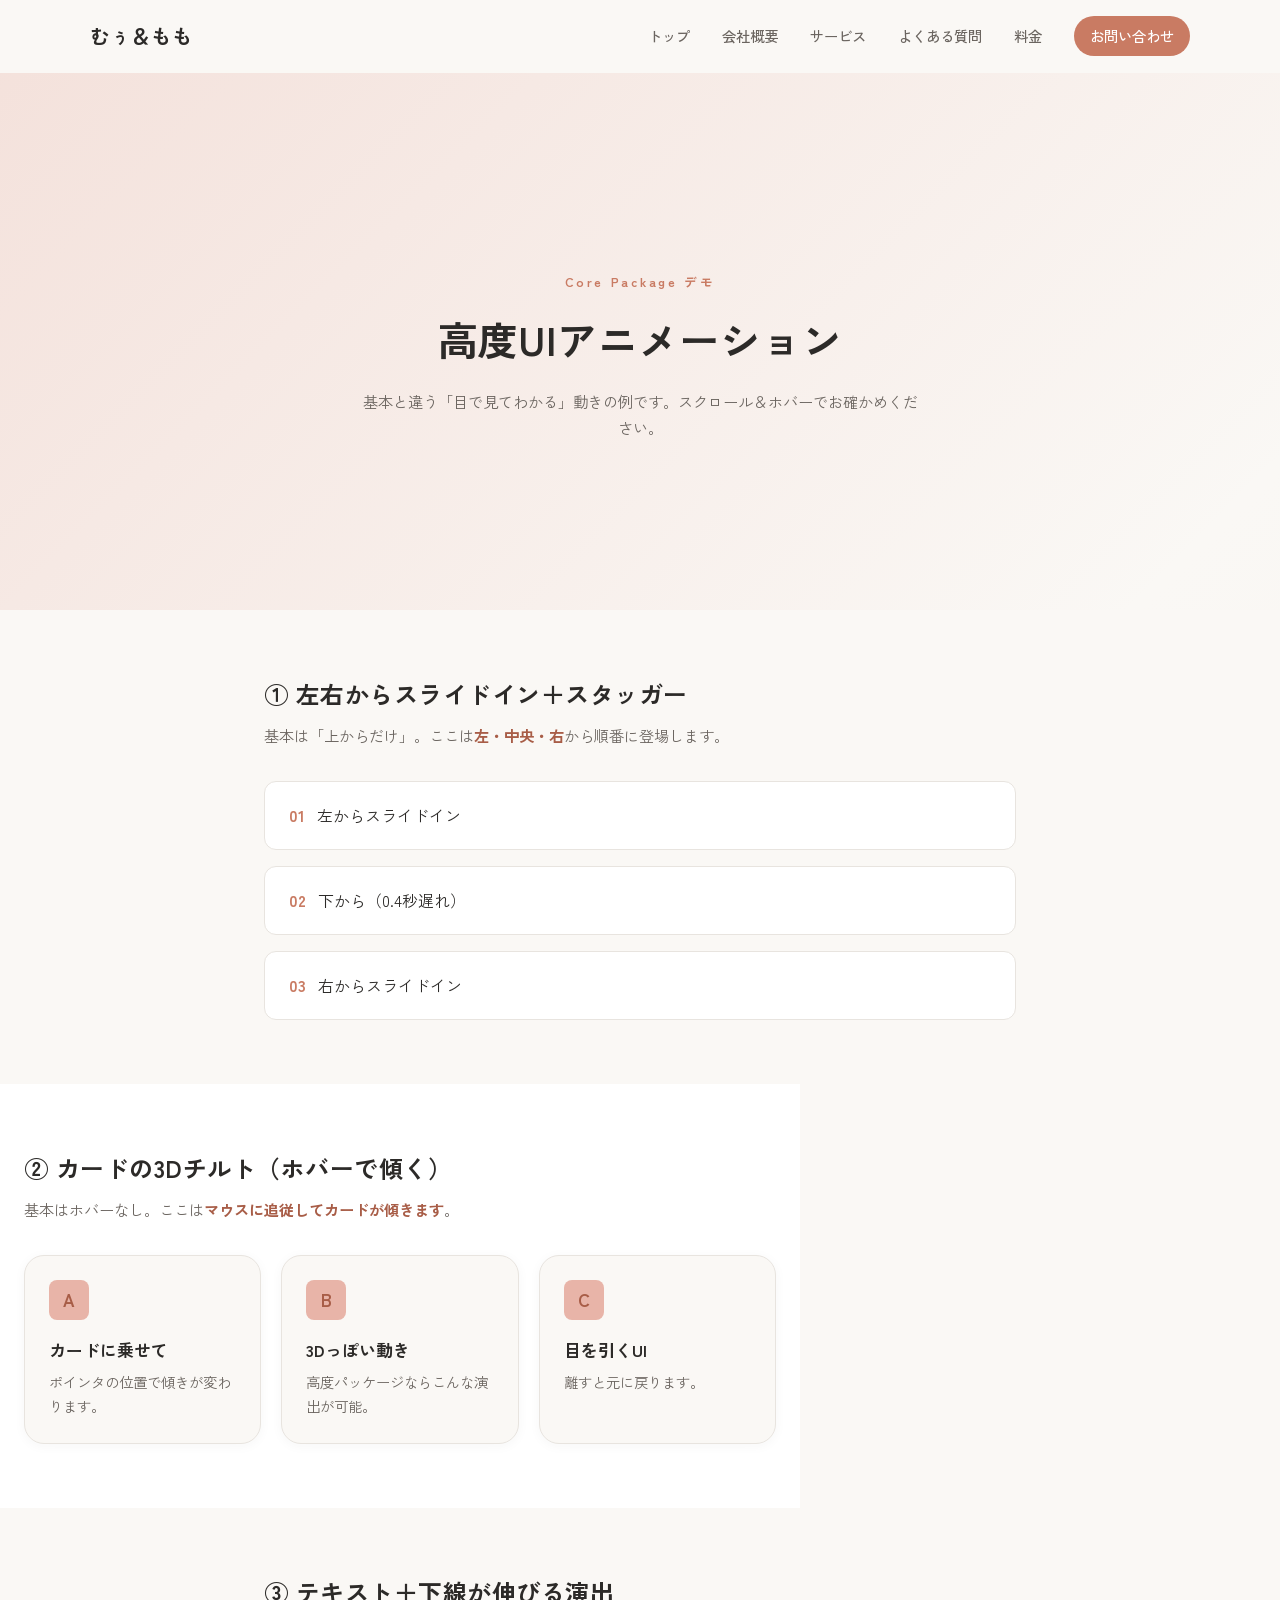
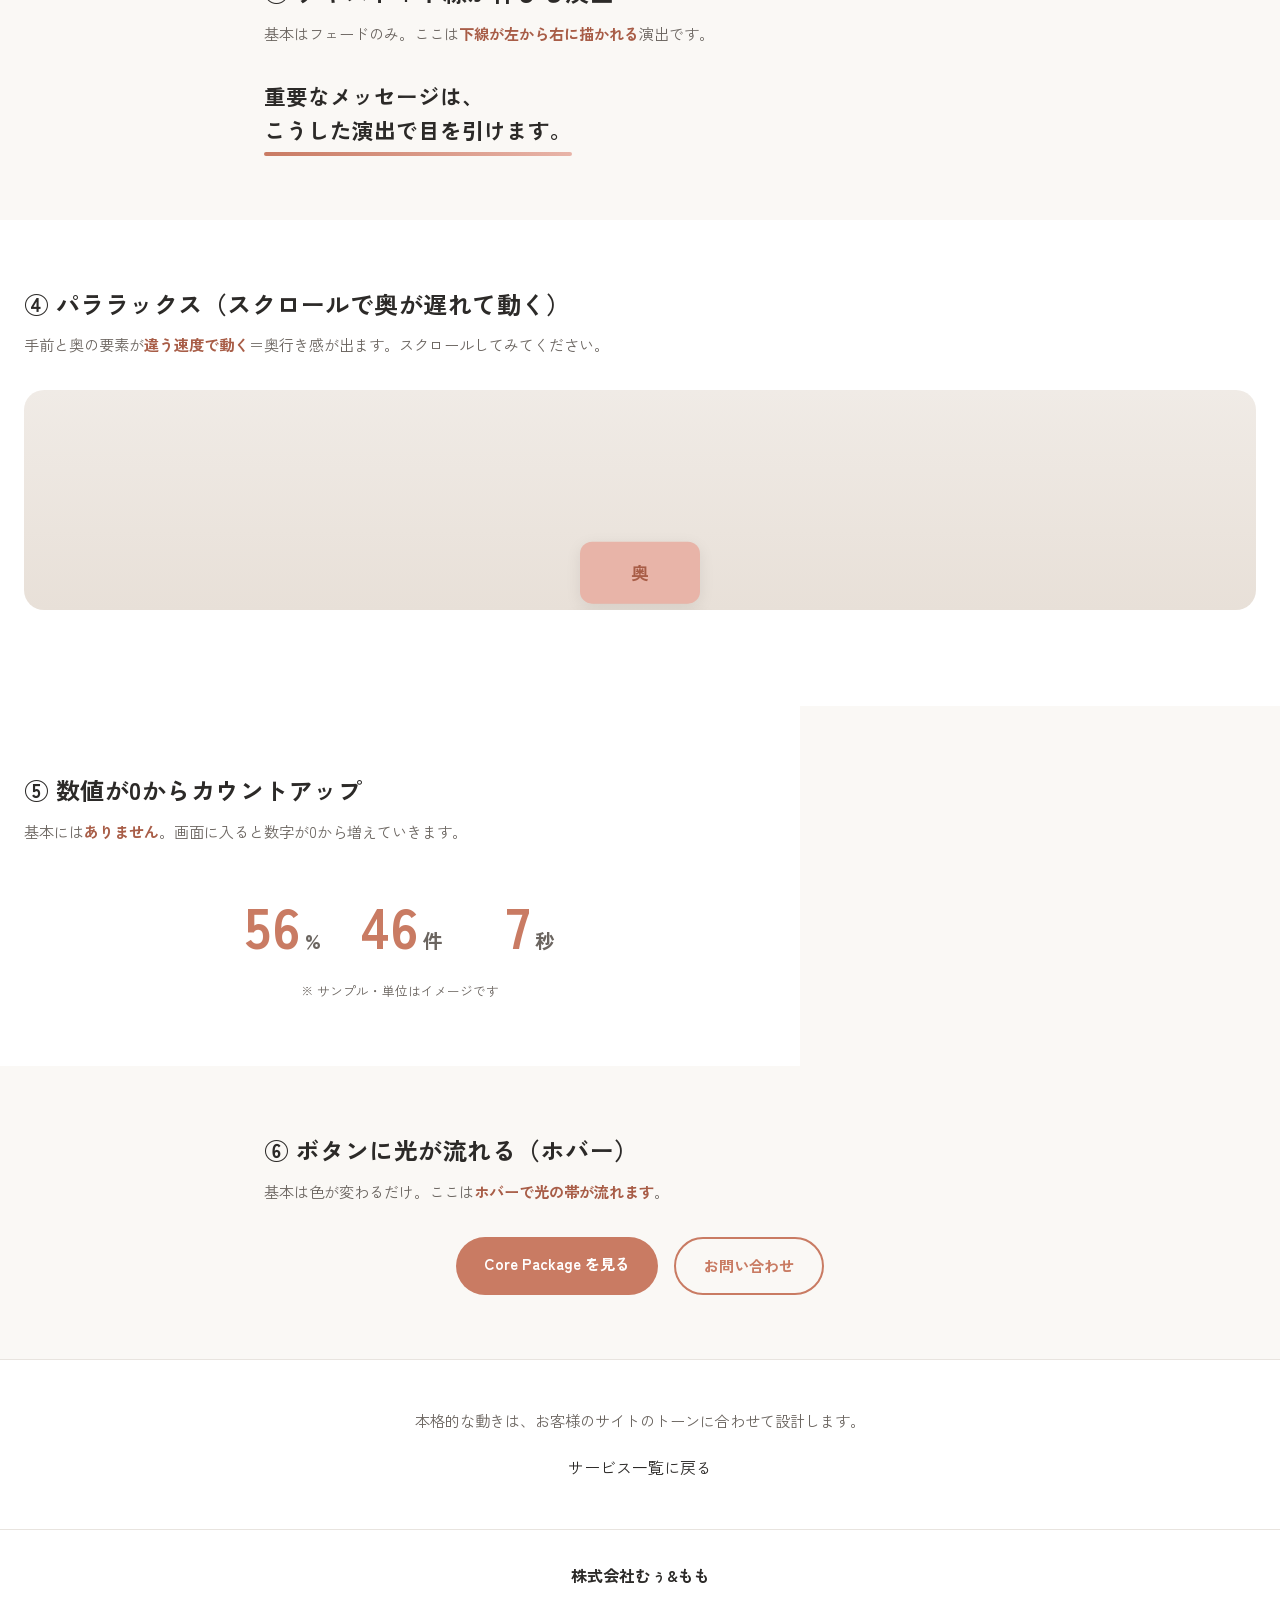
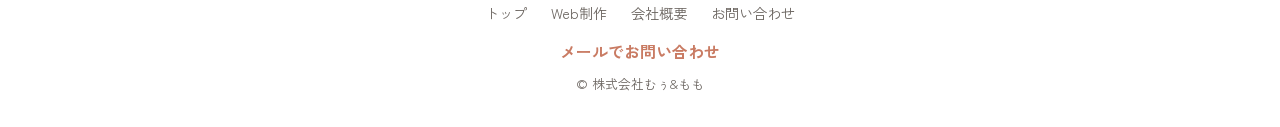
<file: launch-demo/animation-demo.html>
<!DOCTYPE html>
<html lang="ja">
<head>
  <meta charset="UTF-8">
  <meta name="viewport" content="width=device-width, initial-scale=1.0">
  <title>高度UIアニメーション デモ｜むぅ＆もも Core Package</title>
  <meta name="description" content="Core Packageでご提供する高度UIアニメーションのデモ。スクロール連動・カード・テキスト演出のイメージをご覧いただけます。">
  <link rel="preconnect" href="https://fonts.googleapis.com">
  <link rel="preconnect" href="https://fonts.gstatic.com" crossorigin>
  <link href="https://fonts.googleapis.com/css2?family=Noto+Sans+JP:wght@400;500;600;700&family=Zen+Kaku+Gothic+New:wght@400;500;700&display=swap" rel="stylesheet">
  <link rel="stylesheet" href="styles.css">
  <link rel="stylesheet" href="animation-demo.css">
</head>
<body class="page-body anim-demo">
  <header class="header">
    <div class="header-inner">
      <a href="index.html" class="logo">むぅ＆もも</a>
      <nav class="nav">
        <a href="index.html">トップ</a>
        <a href="company.html">会社概要</a>
        <a href="service.html">サービス</a>
        <a href="faq.html">よくある質問</a>
        <a href="price.html">料金</a>
        <a href="contact.html" class="btn-nav">お問い合わせ</a>
      </nav>
      <button type="button" class="menu-btn" aria-label="メニュー">
        <span></span><span></span><span></span>
      </button>
    </div>
    <div class="drawer">
      <a href="index.html">トップ</a>
      <a href="company.html">会社概要</a>
      <a href="service.html">サービス</a>
      <a href="faq.html">よくある質問</a>
      <a href="price.html">料金</a>
      <a href="contact.html">お問い合わせ</a>
    </div>
  </header>

  <main>
    <section class="anim-hero">
      <div class="anim-hero-bg"></div>
      <div class="anim-hero-inner">
        <p class="anim-hero-label">Core Package デモ</p>
        <h1 class="anim-hero-title">高度UIアニメーション</h1>
        <p class="anim-hero-lead">基本と違う「目で見てわかる」動きの例です。スクロール＆ホバーでお確かめください。</p>
      </div>
    </section>

    <section class="anim-section" id="scroll-reveal">
      <h2 class="anim-section-title" data-anim-reveal>① 左右からスライドイン＋スタッガー</h2>
      <p class="anim-section-lead" data-anim-reveal>基本は「上からだけ」。ここは<strong>左・中央・右</strong>から順番に登場します。</p>
      <div class="anim-reveal-grid">
        <div class="anim-reveal-item anim-reveal-from-left" data-anim-reveal><span>01</span> 左からスライドイン</div>
        <div class="anim-reveal-item anim-reveal-from-bottom" data-anim-reveal><span>02</span> 下から（0.4秒遅れ）</div>
        <div class="anim-reveal-item anim-reveal-from-right" data-anim-reveal><span>03</span> 右からスライドイン</div>
      </div>
    </section>

    <section class="anim-section anim-section--alt">
      <h2 class="anim-section-title" data-anim-reveal>② カードの3Dチルト（ホバーで傾く）</h2>
      <p class="anim-section-lead" data-anim-reveal>基本はホバーなし。ここは<strong>マウスに追従してカードが傾きます</strong>。</p>
      <div class="anim-cards" id="tilt-cards">
        <div class="anim-card anim-card--tilt" data-anim-reveal data-tilt>
          <div class="anim-card-icon">A</div>
          <h3>カードに乗せて</h3>
          <p>ポインタの位置で傾きが変わります。</p>
        </div>
        <div class="anim-card anim-card--tilt" data-anim-reveal data-tilt>
          <div class="anim-card-icon">B</div>
          <h3>3Dっぽい動き</h3>
          <p>高度パッケージならこんな演出が可能。</p>
        </div>
        <div class="anim-card anim-card--tilt" data-anim-reveal data-tilt>
          <div class="anim-card-icon">C</div>
          <h3>目を引くUI</h3>
          <p>離すと元に戻ります。</p>
        </div>
      </div>
    </section>

    <section class="anim-section">
      <h2 class="anim-section-title" data-anim-reveal>③ テキスト＋下線が伸びる演出</h2>
      <p class="anim-section-lead" data-anim-reveal>基本はフェードのみ。ここは<strong>下線が左から右に描かれる</strong>演出です。</p>
      <p class="anim-line anim-line-underline" data-anim-line>重要なメッセージは、<br>こうした演出で目を引けます。</p>
    </section>

    <section class="anim-section anim-section--parallax anim-section--alt">
      <h2 class="anim-section-title" data-anim-reveal>④ パララックス（スクロールで奥が遅れて動く）</h2>
      <p class="anim-section-lead" data-anim-reveal>手前と奥の要素が<strong>違う速度で動く</strong>＝奥行き感が出ます。スクロールしてみてください。</p>
      <div class="anim-parallax">
        <div class="anim-parallax-layer anim-parallax-back" data-parallax-speed="0.3">奥</div>
        <div class="anim-parallax-layer anim-parallax-mid" data-parallax-speed="0.6">中間</div>
        <div class="anim-parallax-layer anim-parallax-front" data-parallax-speed="1">手前</div>
      </div>
    </section>

    <section class="anim-section anim-section--alt">
      <h2 class="anim-section-title" data-anim-reveal>⑤ 数値が0からカウントアップ</h2>
      <p class="anim-section-lead" data-anim-reveal>基本には<strong>ありません</strong>。画面に入ると数字が0から増えていきます。</p>
      <div class="anim-counters">
        <div class="anim-counter-block">
          <span class="anim-counter" data-anim-counter data-target="120">0</span>
          <span class="anim-counter-unit">%</span>
        </div>
        <div class="anim-counter-block">
          <span class="anim-counter" data-anim-counter data-target="98">0</span>
          <span class="anim-counter-unit">件</span>
        </div>
        <div class="anim-counter-block">
          <span class="anim-counter" data-anim-counter data-target="15">0</span>
          <span class="anim-counter-unit">秒</span>
        </div>
      </div>
      <p class="anim-counters-label">※ サンプル・単位はイメージです</p>
    </section>

    <section class="anim-section">
      <h2 class="anim-section-title" data-anim-reveal>⑥ ボタンに光が流れる（ホバー）</h2>
      <p class="anim-section-lead" data-anim-reveal>基本は色が変わるだけ。ここは<strong>ホバーで光の帯が流れます</strong>。</p>
      <div class="anim-buttons" data-anim-reveal>
        <a href="service.html#core" class="anim-btn anim-btn--shine">Core Package を見る</a>
        <a href="contact.html" class="anim-btn anim-btn--outline">お問い合わせ</a>
      </div>
    </section>

    <section class="anim-cta">
      <p>本格的な動きは、お客様のサイトのトーンに合わせて設計します。</p>
      <a href="service.html" class="flow-cta"><span>サービス一覧に戻る</span></a>
    </section>
  </main>

  <footer class="footer">
    <div class="container">
      <p class="footer-company">株式会社むぅ&amp;もも</p>
      <nav class="footer-nav">
        <a href="index.html">トップ</a>
        <a href="service.html">Web制作</a>
        <a href="company.html">会社概要</a>
        <a href="contact.html">お問い合わせ</a>
      </nav>
      <p class="footer-cta"><a href="mailto:info@mu-and-momo.com">メールでお問い合わせ</a></p>
      <p class="footer-copy">&copy; 株式会社むぅ&amp;もも</p>
    </div>
  </footer>

  <script src="script.js"></script>
  <script src="animation-demo.js"></script>
</body>
</html>
</file>
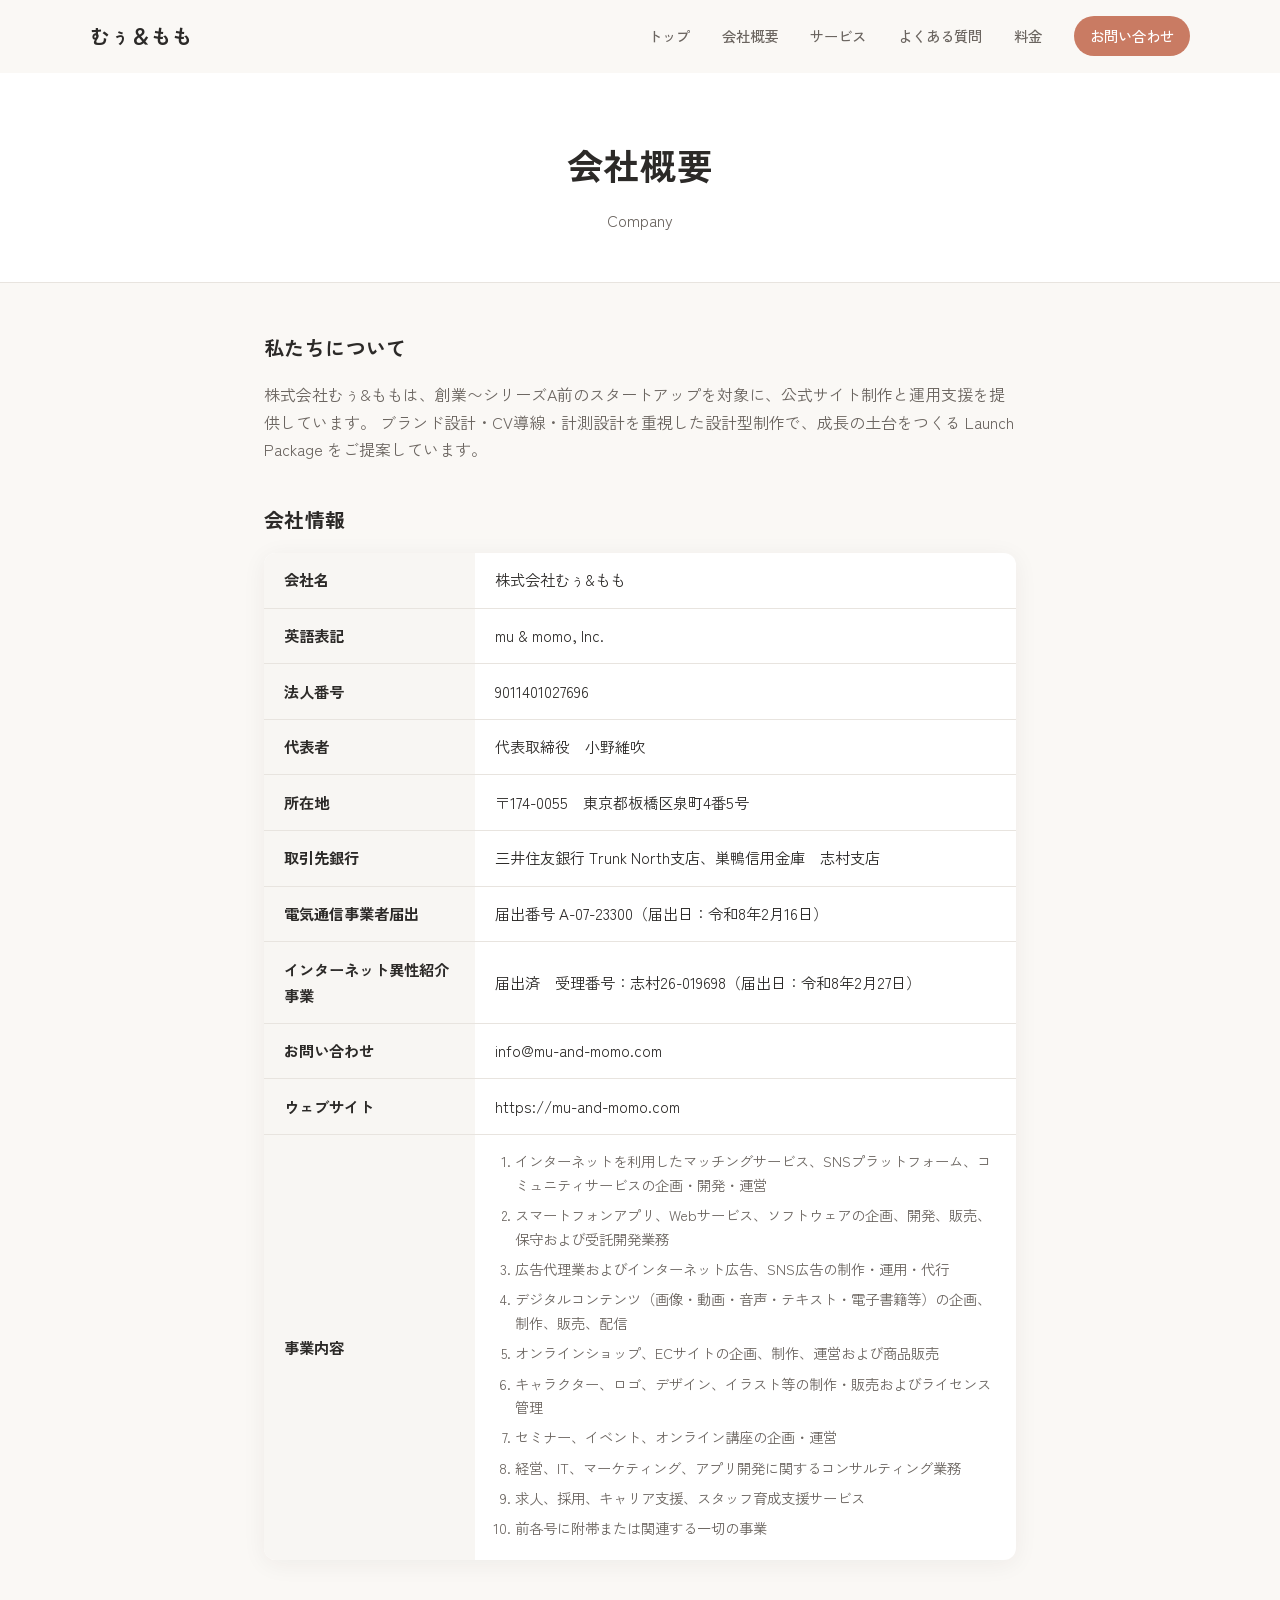
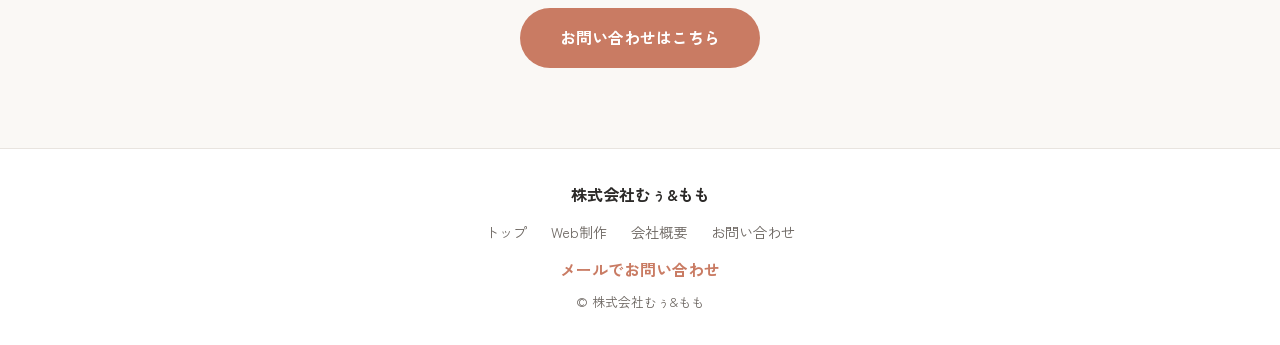
<file: launch-demo/company.html>
<!DOCTYPE html>
<html lang="ja">
<head>
  <meta charset="UTF-8">
  <meta name="viewport" content="width=device-width, initial-scale=1.0">
  <title>会社概要｜むぅ＆もも</title>
  <meta name="description" content="株式会社むぅ&ももの会社概要。代表取締役小野維吹。スタートアップ向けWeb制作・運用支援。">
  <link rel="preconnect" href="https://fonts.googleapis.com">
  <link rel="preconnect" href="https://fonts.gstatic.com" crossorigin>
  <link href="https://fonts.googleapis.com/css2?family=Noto+Sans+JP:wght@400;500;600;700&family=Zen+Kaku+Gothic+New:wght@400;500;700&display=swap" rel="stylesheet">
  <link rel="stylesheet" href="styles.css">
</head>
<body class="page-body">
  <header class="header">
    <div class="header-inner">
      <a href="index.html" class="logo">むぅ＆もも</a>
      <nav class="nav">
        <a href="index.html">トップ</a>
        <a href="company.html">会社概要</a>
        <a href="service.html">サービス</a>
        <a href="faq.html">よくある質問</a>
        <a href="price.html">料金</a>
        <a href="contact.html" class="btn-nav">お問い合わせ</a>
      </nav>
      <button type="button" class="menu-btn" aria-label="メニュー">
        <span></span><span></span><span></span>
      </button>
    </div>
    <div class="drawer">
      <a href="index.html">トップ</a>
      <a href="company.html">会社概要</a>
      <a href="service.html">サービス</a>
      <a href="faq.html">よくある質問</a>
      <a href="price.html">料金</a>
      <a href="contact.html">お問い合わせ</a>
    </div>
  </header>

  <main>
    <section class="page-hero">
      <h1 class="page-title">会社概要</h1>
      <p class="page-lead">Company</p>
    </section>

    <div class="page-content">
      <h2 class="section-title">私たちについて</h2>
      <p>
        株式会社むぅ&ももは、創業〜シリーズA前のスタートアップを対象に、公式サイト制作と運用支援を提供しています。
        ブランド設計・CV導線・計測設計を重視した設計型制作で、成長の土台をつくる Launch Package をご提案しています。
      </p>

      <h2 class="section-title">会社情報</h2>
      <table class="data-table">
        <tr><th>会社名</th><td>株式会社むぅ&amp;もも</td></tr>
        <tr><th>英語表記</th><td>mu &amp; momo, Inc.</td></tr>
        <tr><th>法人番号</th><td>9011401027696</td></tr>
        <tr><th>代表者</th><td>代表取締役　小野維吹</td></tr>
        <tr><th>所在地</th><td>〒174-0055　東京都板橋区泉町4番5号</td></tr>
        <tr><th>取引先銀行</th><td>三井住友銀行 Trunk North支店、巣鴨信用金庫　志村支店</td></tr>
        <tr><th>電気通信事業者届出</th><td>届出番号 A-07-23300（届出日：令和8年2月16日）</td></tr>
        <tr><th>インターネット異性紹介事業</th><td>届出済　受理番号：志村26-019698（届出日：令和8年2月27日）</td></tr>
        <tr><th>お問い合わせ</th><td><a href="mailto:info@mu-and-momo.com">info@mu-and-momo.com</a></td></tr>
        <tr><th>ウェブサイト</th><td><a href="https://mu-and-momo.com" target="_blank" rel="noopener noreferrer">https://mu-and-momo.com</a></td></tr>
        <tr><th>事業内容</th><td>
          <ol class="business-list">
            <li>インターネットを利用したマッチングサービス、SNSプラットフォーム、コミュニティサービスの企画・開発・運営</li>
            <li>スマートフォンアプリ、Webサービス、ソフトウェアの企画、開発、販売、保守および受託開発業務</li>
            <li>広告代理業およびインターネット広告、SNS広告の制作・運用・代行</li>
            <li>デジタルコンテンツ（画像・動画・音声・テキスト・電子書籍等）の企画、制作、販売、配信</li>
            <li>オンラインショップ、ECサイトの企画、制作、運営および商品販売</li>
            <li>キャラクター、ロゴ、デザイン、イラスト等の制作・販売およびライセンス管理</li>
            <li>セミナー、イベント、オンライン講座の企画・運営</li>
            <li>経営、IT、マーケティング、アプリ開発に関するコンサルティング業務</li>
            <li>求人、採用、キャリア支援、スタッフ育成支援サービス</li>
            <li>前各号に附帯または関連する一切の事業</li>
          </ol>
        </td></tr>
      </table>

      <div class="flow-cta">
        <a href="contact.html">お問い合わせはこちら</a>
      </div>
    </div>
  </main>

  <footer class="footer">
    <div class="container">
      <p class="footer-company">株式会社むぅ&amp;もも</p>
      <nav class="footer-nav">
        <a href="index.html">トップ</a>
        <a href="service.html">Web制作</a>
        <a href="company.html">会社概要</a>
        <a href="contact.html">お問い合わせ</a>
      </nav>
      <p class="footer-cta"><a href="mailto:info@mu-and-momo.com">メールでお問い合わせ</a></p>
      <p class="footer-copy">&copy; 株式会社むぅ&amp;もも</p>
    </div>
  </footer>

  <script src="script.js"></script>
</body>
</html>
</file>
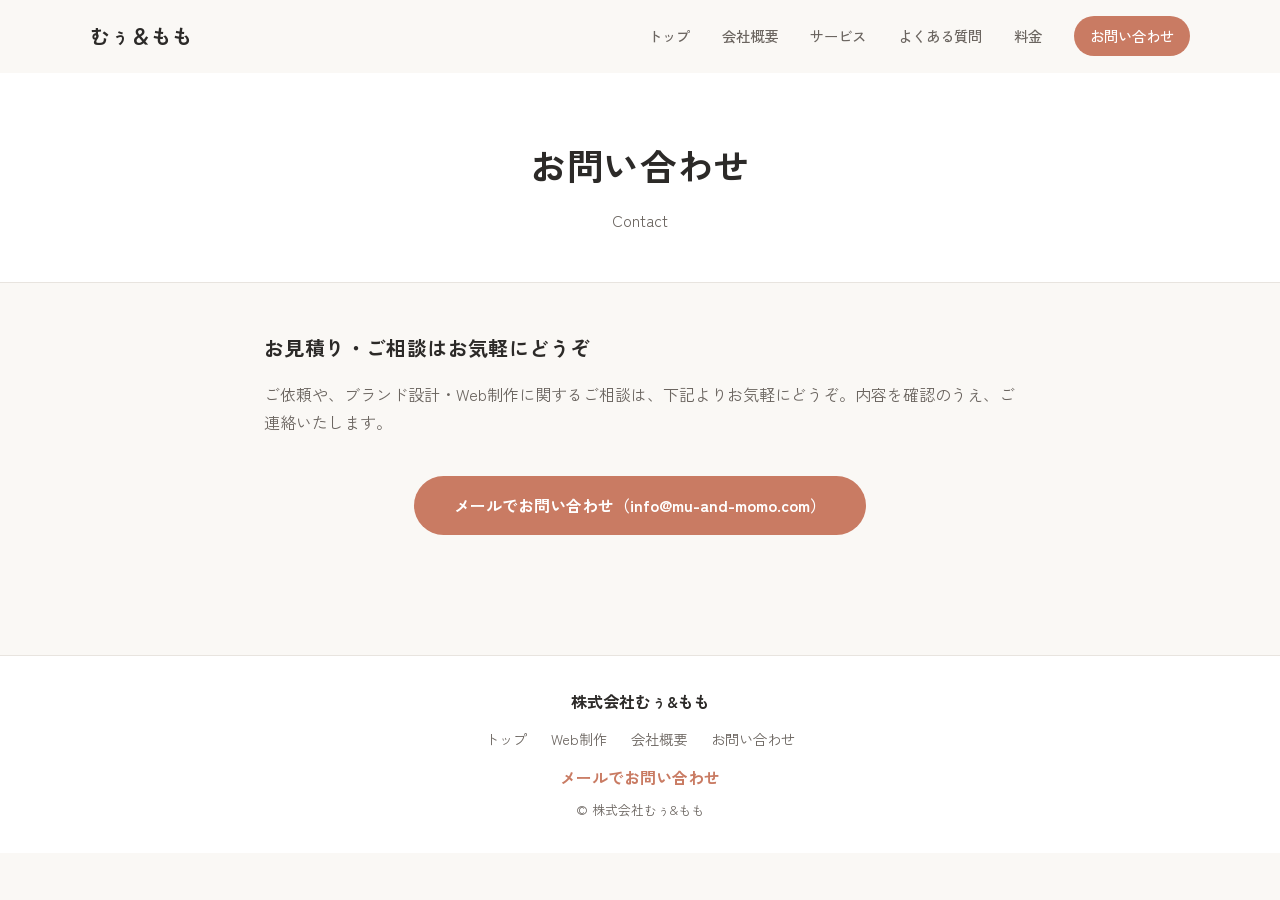
<file: launch-demo/contact.html>
<!DOCTYPE html>
<html lang="ja">
<head>
  <meta charset="UTF-8">
  <meta name="viewport" content="width=device-width, initial-scale=1.0">
  <title>お問い合わせ｜むぅ＆もも</title>
  <meta name="description" content="むぅ＆ももへのお問い合わせ。Launch Package のご依頼・ご相談はこちら。">
  <link rel="preconnect" href="https://fonts.googleapis.com">
  <link rel="preconnect" href="https://fonts.gstatic.com" crossorigin>
  <link href="https://fonts.googleapis.com/css2?family=Noto+Sans+JP:wght@400;500;600;700&family=Zen+Kaku+Gothic+New:wght@400;500;700&display=swap" rel="stylesheet">
  <link rel="stylesheet" href="styles.css">
</head>
<body class="page-body">
  <header class="header">
    <div class="header-inner">
      <a href="index.html" class="logo">むぅ＆もも</a>
      <nav class="nav">
        <a href="index.html">トップ</a>
        <a href="company.html">会社概要</a>
        <a href="service.html">サービス</a>
        <a href="faq.html">よくある質問</a>
        <a href="price.html">料金</a>
        <a href="contact.html" class="btn-nav">お問い合わせ</a>
      </nav>
      <button type="button" class="menu-btn" aria-label="メニュー">
        <span></span><span></span><span></span>
      </button>
    </div>
    <div class="drawer">
      <a href="index.html">トップ</a>
      <a href="company.html">会社概要</a>
      <a href="service.html">サービス</a>
      <a href="faq.html">よくある質問</a>
      <a href="price.html">料金</a>
      <a href="contact.html">お問い合わせ</a>
    </div>
  </header>

  <main>
    <section class="page-hero">
      <h1 class="page-title">お問い合わせ</h1>
      <p class="page-lead">Contact</p>
    </section>

    <div class="page-content">
      <h2 class="section-title">お見積り・ご相談はお気軽にどうぞ</h2>
      <p>
        ご依頼や、ブランド設計・Web制作に関するご相談は、下記よりお気軽にどうぞ。内容を確認のうえ、ご連絡いたします。
      </p>

      <div class="contact-cta-wrap" style="margin: 2.5rem 0;">
        <a href="mailto:info@mu-and-momo.com" class="contact-cta">メールでお問い合わせ（info@mu-and-momo.com）</a>
      </div>

    </div>
  </main>

  <footer class="footer">
    <div class="container">
      <p class="footer-company">株式会社むぅ&amp;もも</p>
      <nav class="footer-nav">
        <a href="index.html">トップ</a>
        <a href="service.html">Web制作</a>
        <a href="company.html">会社概要</a>
        <a href="contact.html">お問い合わせ</a>
      </nav>
      <p class="footer-cta"><a href="mailto:info@mu-and-momo.com">メールでお問い合わせ</a></p>
      <p class="footer-copy">&copy; 株式会社むぅ&amp;もも</p>
    </div>
  </footer>

  <script src="script.js"></script>
</body>
</html>
</file>
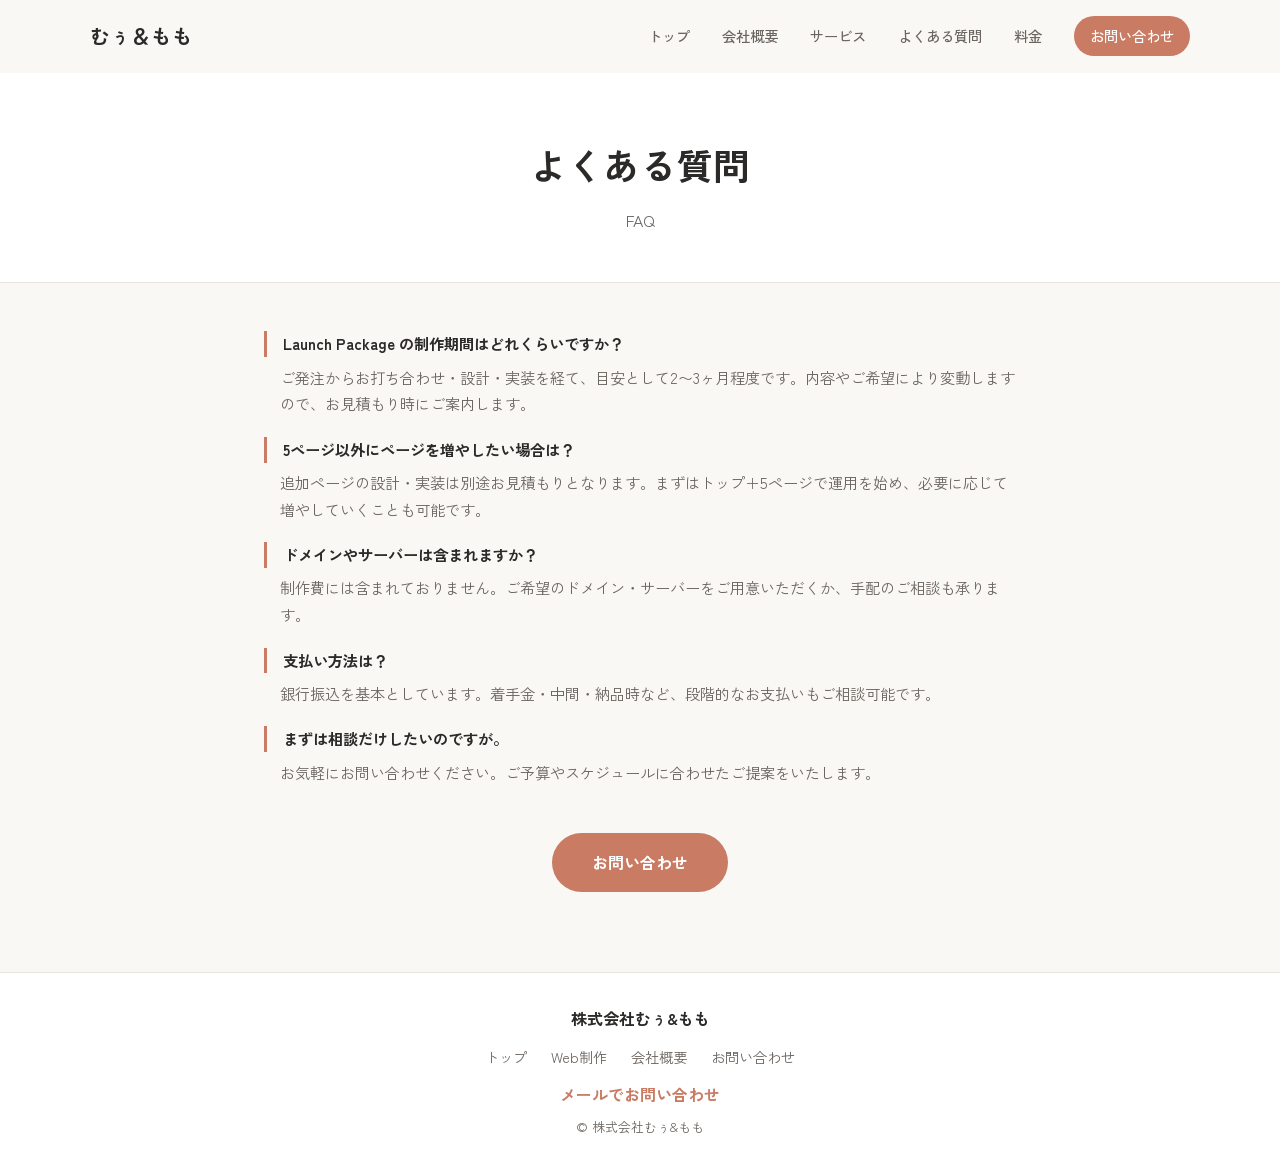
<file: launch-demo/faq.html>
<!DOCTYPE html>
<html lang="ja">
<head>
  <meta charset="UTF-8">
  <meta name="viewport" content="width=device-width, initial-scale=1.0">
  <title>よくある質問｜むぅ＆もも</title>
  <meta name="description" content="むぅ＆もも Launch Package に関するよくある質問。">
  <link rel="preconnect" href="https://fonts.googleapis.com">
  <link rel="preconnect" href="https://fonts.gstatic.com" crossorigin>
  <link href="https://fonts.googleapis.com/css2?family=Noto+Sans+JP:wght@400;500;600;700&family=Zen+Kaku+Gothic+New:wght@400;500;700&display=swap" rel="stylesheet">
  <link rel="stylesheet" href="styles.css">
</head>
<body class="page-body">
  <header class="header">
    <div class="header-inner">
      <a href="index.html" class="logo">むぅ＆もも</a>
      <nav class="nav">
        <a href="index.html">トップ</a>
        <a href="company.html">会社概要</a>
        <a href="service.html">サービス</a>
        <a href="faq.html">よくある質問</a>
        <a href="price.html">料金</a>
        <a href="contact.html" class="btn-nav">お問い合わせ</a>
      </nav>
      <button type="button" class="menu-btn" aria-label="メニュー">
        <span></span><span></span><span></span>
      </button>
    </div>
    <div class="drawer">
      <a href="index.html">トップ</a>
      <a href="company.html">会社概要</a>
      <a href="service.html">サービス</a>
      <a href="faq.html">よくある質問</a>
      <a href="price.html">料金</a>
      <a href="contact.html">お問い合わせ</a>
    </div>
  </header>

  <main>
    <section class="page-hero">
      <h1 class="page-title">よくある質問</h1>
      <p class="page-lead">FAQ</p>
    </section>

    <div class="page-content">
      <dl class="faq-list">
        <dt>Launch Package の制作期間はどれくらいですか？</dt>
        <dd>ご発注からお打ち合わせ・設計・実装を経て、目安として2〜3ヶ月程度です。内容やご希望により変動しますので、お見積もり時にご案内します。</dd>

        <dt>5ページ以外にページを増やしたい場合は？</dt>
        <dd>追加ページの設計・実装は別途お見積もりとなります。まずはトップ＋5ページで運用を始め、必要に応じて増やしていくことも可能です。</dd>

        <dt>ドメインやサーバーは含まれますか？</dt>
        <dd>制作費には含まれておりません。ご希望のドメイン・サーバーをご用意いただくか、手配のご相談も承ります。</dd>

        <dt>支払い方法は？</dt>
        <dd>銀行振込を基本としています。着手金・中間・納品時など、段階的なお支払いもご相談可能です。</dd>

        <dt>まずは相談だけしたいのですが。</dt>
        <dd>お気軽に<a href="contact.html">お問い合わせ</a>ください。ご予算やスケジュールに合わせたご提案をいたします。</dd>
      </dl>

      <div class="flow-cta">
        <a href="contact.html">お問い合わせ</a>
      </div>
    </div>
  </main>

  <footer class="footer">
    <div class="container">
      <p class="footer-company">株式会社むぅ&amp;もも</p>
      <nav class="footer-nav">
        <a href="index.html">トップ</a>
        <a href="service.html">Web制作</a>
        <a href="company.html">会社概要</a>
        <a href="contact.html">お問い合わせ</a>
      </nav>
      <p class="footer-cta"><a href="mailto:info@mu-and-momo.com">メールでお問い合わせ</a></p>
      <p class="footer-copy">&copy; 株式会社むぅ&amp;もも</p>
    </div>
  </footer>

  <script src="script.js"></script>
</body>
</html>
</file>
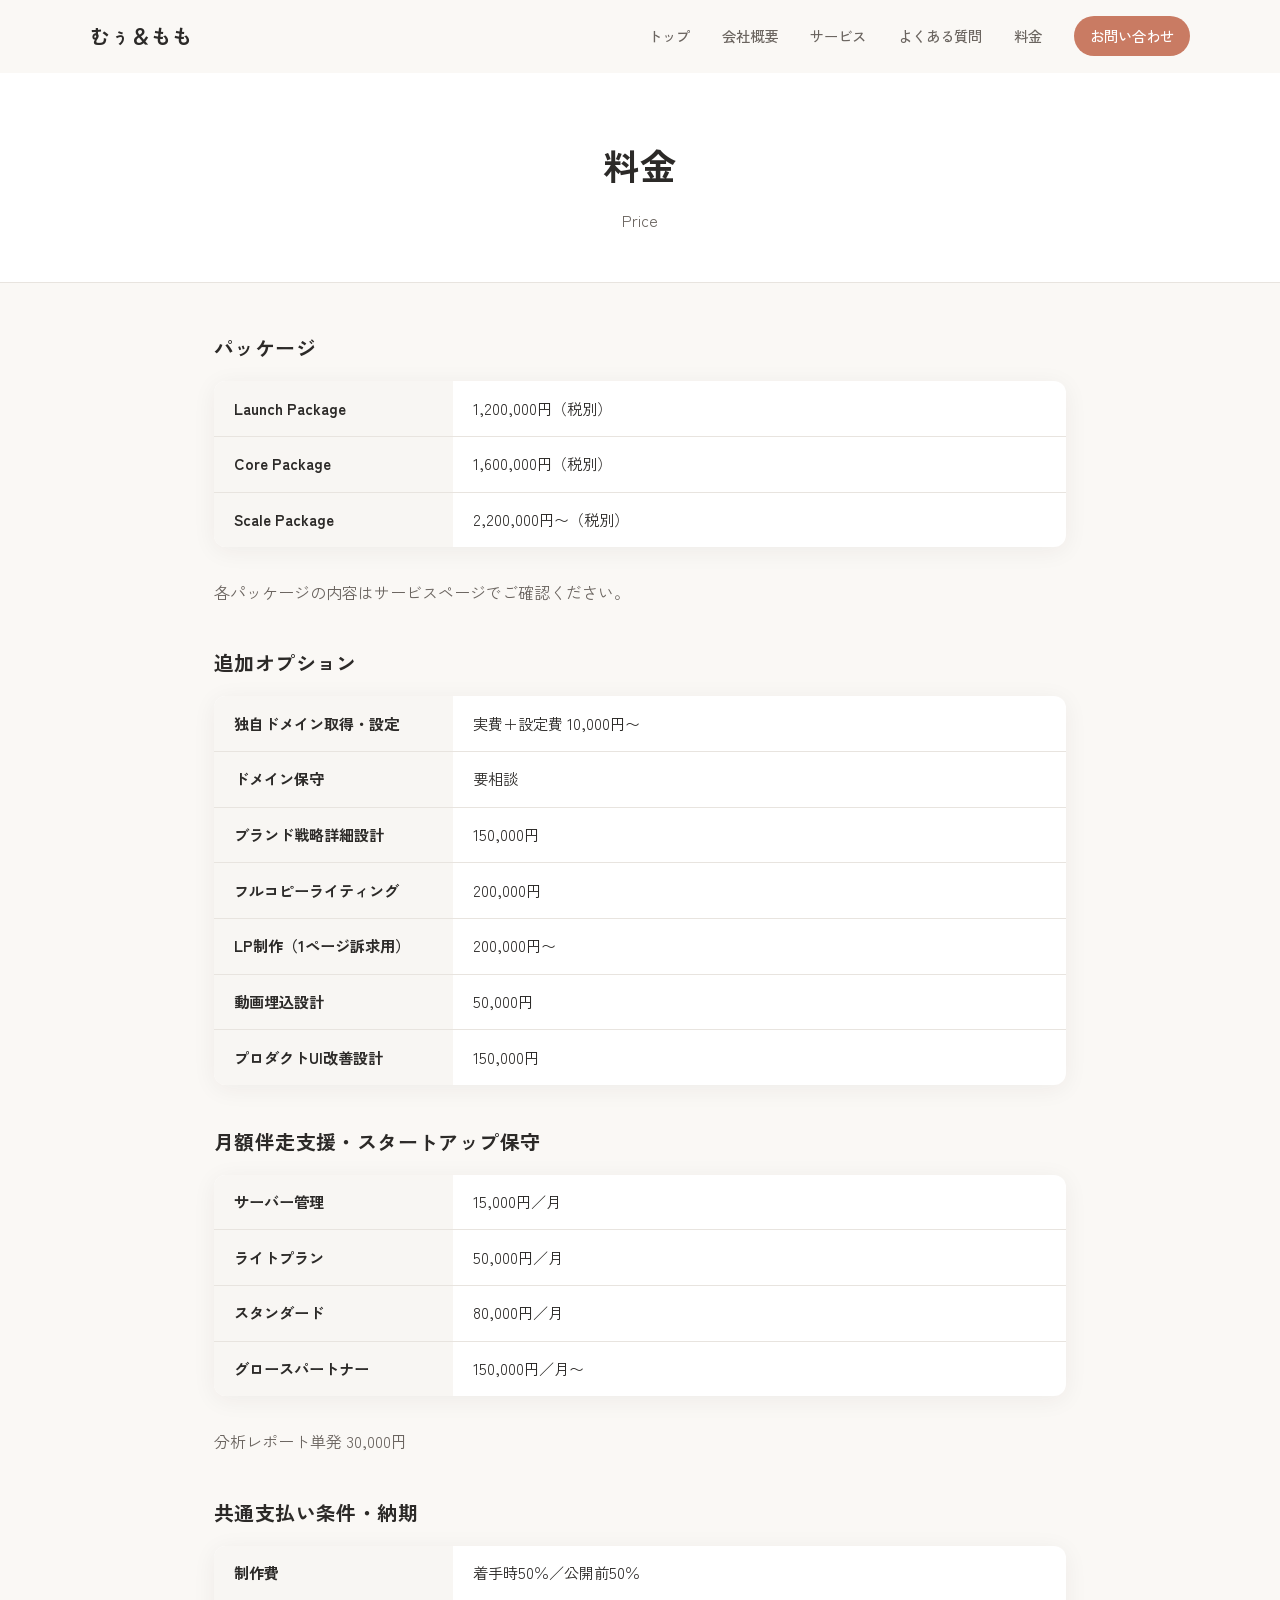
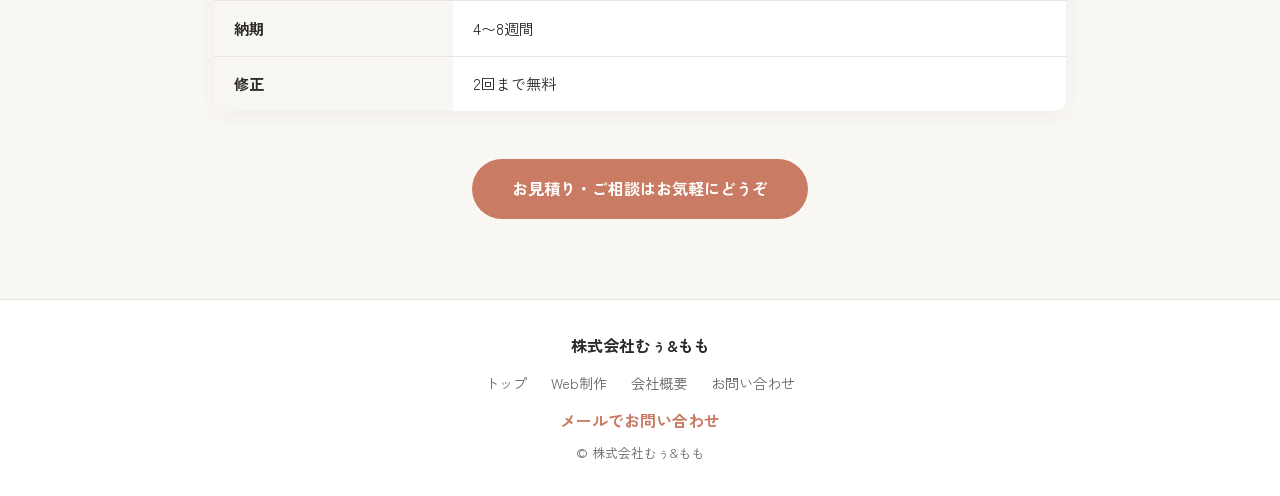
<file: launch-demo/price.html>
<!DOCTYPE html>
<html lang="ja">
<head>
  <meta charset="UTF-8">
  <meta name="viewport" content="width=device-width, initial-scale=1.0">
  <title>料金｜むぅ＆もも</title>
  <meta name="description" content="むぅ＆もも パッケージ料金。Launch 120万円、Core 160万円、Scale 220万円〜（税別）。追加オプション・月額伴走。">
  <link rel="preconnect" href="https://fonts.googleapis.com">
  <link rel="preconnect" href="https://fonts.gstatic.com" crossorigin>
  <link href="https://fonts.googleapis.com/css2?family=Noto+Sans+JP:wght@400;500;600;700&family=Zen+Kaku+Gothic+New:wght@400;500;700&display=swap" rel="stylesheet">
  <link rel="stylesheet" href="styles.css">
</head>
<body class="page-body">
  <header class="header">
    <div class="header-inner">
      <a href="index.html" class="logo">むぅ＆もも</a>
      <nav class="nav">
        <a href="index.html">トップ</a>
        <a href="company.html">会社概要</a>
        <a href="service.html">サービス</a>
        <a href="faq.html">よくある質問</a>
        <a href="price.html">料金</a>
        <a href="contact.html" class="btn-nav">お問い合わせ</a>
      </nav>
      <button type="button" class="menu-btn" aria-label="メニュー">
        <span></span><span></span><span></span>
      </button>
    </div>
    <div class="drawer">
      <a href="index.html">トップ</a>
      <a href="company.html">会社概要</a>
      <a href="service.html">サービス</a>
      <a href="faq.html">よくある質問</a>
      <a href="price.html">料金</a>
      <a href="contact.html">お問い合わせ</a>
    </div>
  </header>

  <main>
    <section class="page-hero">
      <h1 class="page-title">料金</h1>
      <p class="page-lead">Price</p>
    </section>

    <div class="page-content page-content--wide">
      <h2 class="section-title">パッケージ</h2>
      <table class="data-table">
        <tr><th>Launch Package</th><td>1,200,000円（税別）</td></tr>
        <tr><th>Core Package</th><td>1,600,000円（税別）</td></tr>
        <tr><th>Scale Package</th><td>2,200,000円〜（税別）</td></tr>
      </table>
      <p><a href="service.html#packages">各パッケージの内容はサービスページでご確認ください。</a></p>

      <h2 class="section-title">追加オプション</h2>
      <table class="data-table">
        <tr><th>独自ドメイン取得・設定</th><td>実費＋設定費 10,000円〜</td></tr>
        <tr><th>ドメイン保守</th><td>要相談</td></tr>
        <tr><th>ブランド戦略詳細設計</th><td>150,000円</td></tr>
        <tr><th>フルコピーライティング</th><td>200,000円</td></tr>
        <tr><th>LP制作（1ページ訴求用）</th><td>200,000円〜</td></tr>
        <tr><th>動画埋込設計</th><td>50,000円</td></tr>
        <tr><th>プロダクトUI改善設計</th><td>150,000円</td></tr>
      </table>

      <h2 class="section-title">月額伴走支援・スタートアップ保守</h2>
      <table class="data-table">
        <tr><th>サーバー管理</th><td>15,000円／月</td></tr>
        <tr><th>ライトプラン</th><td>50,000円／月</td></tr>
        <tr><th>スタンダード</th><td>80,000円／月</td></tr>
        <tr><th>グロースパートナー</th><td>150,000円／月〜</td></tr>
      </table>
      <p>分析レポート単発 30,000円</p>

      <h2 class="section-title">共通支払い条件・納期</h2>
      <table class="data-table">
        <tr><th>制作費</th><td>着手時50％／公開前50％</td></tr>
        <tr><th>納期</th><td>4〜8週間</td></tr>
        <tr><th>修正</th><td>2回まで無料</td></tr>
      </table>

      <div class="flow-cta">
        <a href="contact.html">お見積り・ご相談はお気軽にどうぞ</a>
      </div>
    </div>
  </main>

  <footer class="footer">
    <div class="container">
      <p class="footer-company">株式会社むぅ&amp;もも</p>
      <nav class="footer-nav">
        <a href="index.html">トップ</a>
        <a href="service.html">Web制作</a>
        <a href="company.html">会社概要</a>
        <a href="contact.html">お問い合わせ</a>
      </nav>
      <p class="footer-cta"><a href="mailto:info@mu-and-momo.com">メールでお問い合わせ</a></p>
      <p class="footer-copy">&copy; 株式会社むぅ&amp;もも</p>
    </div>
  </footer>

  <script src="script.js"></script>
</body>
</html>
</file>
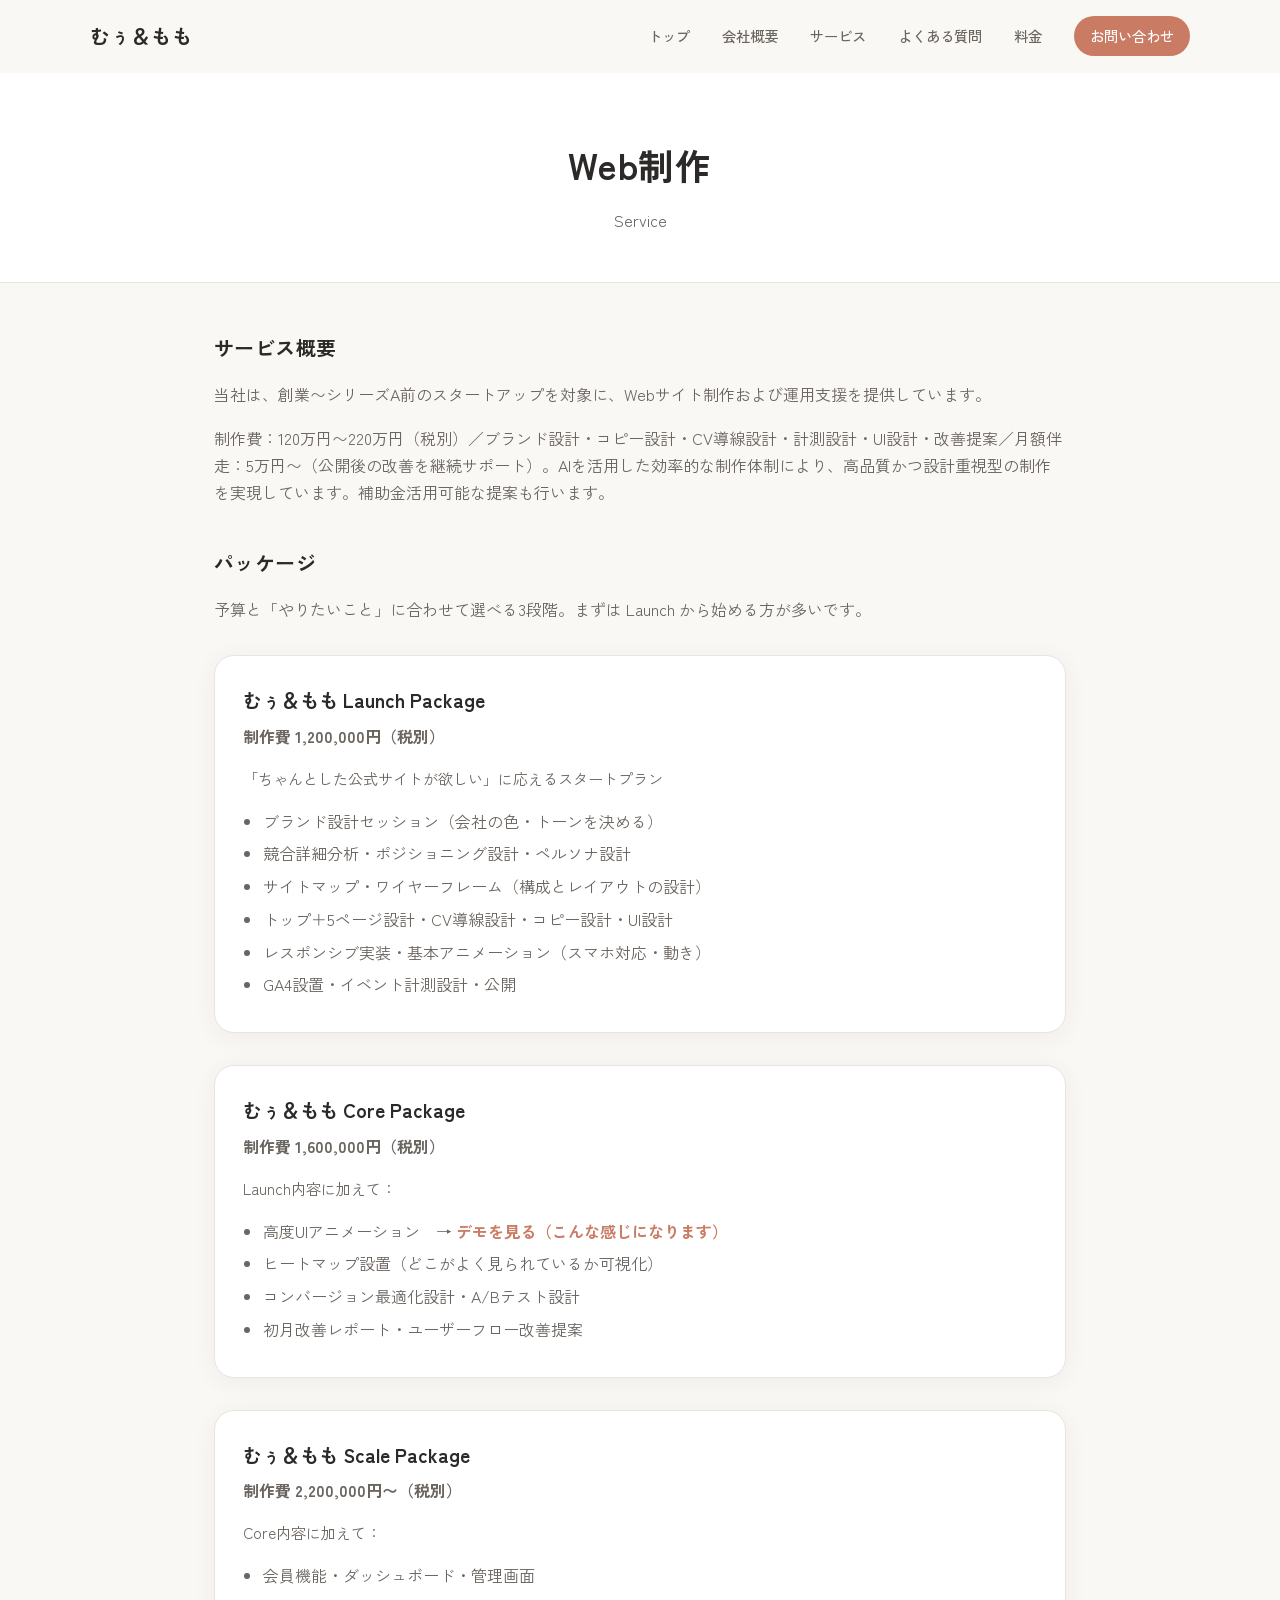
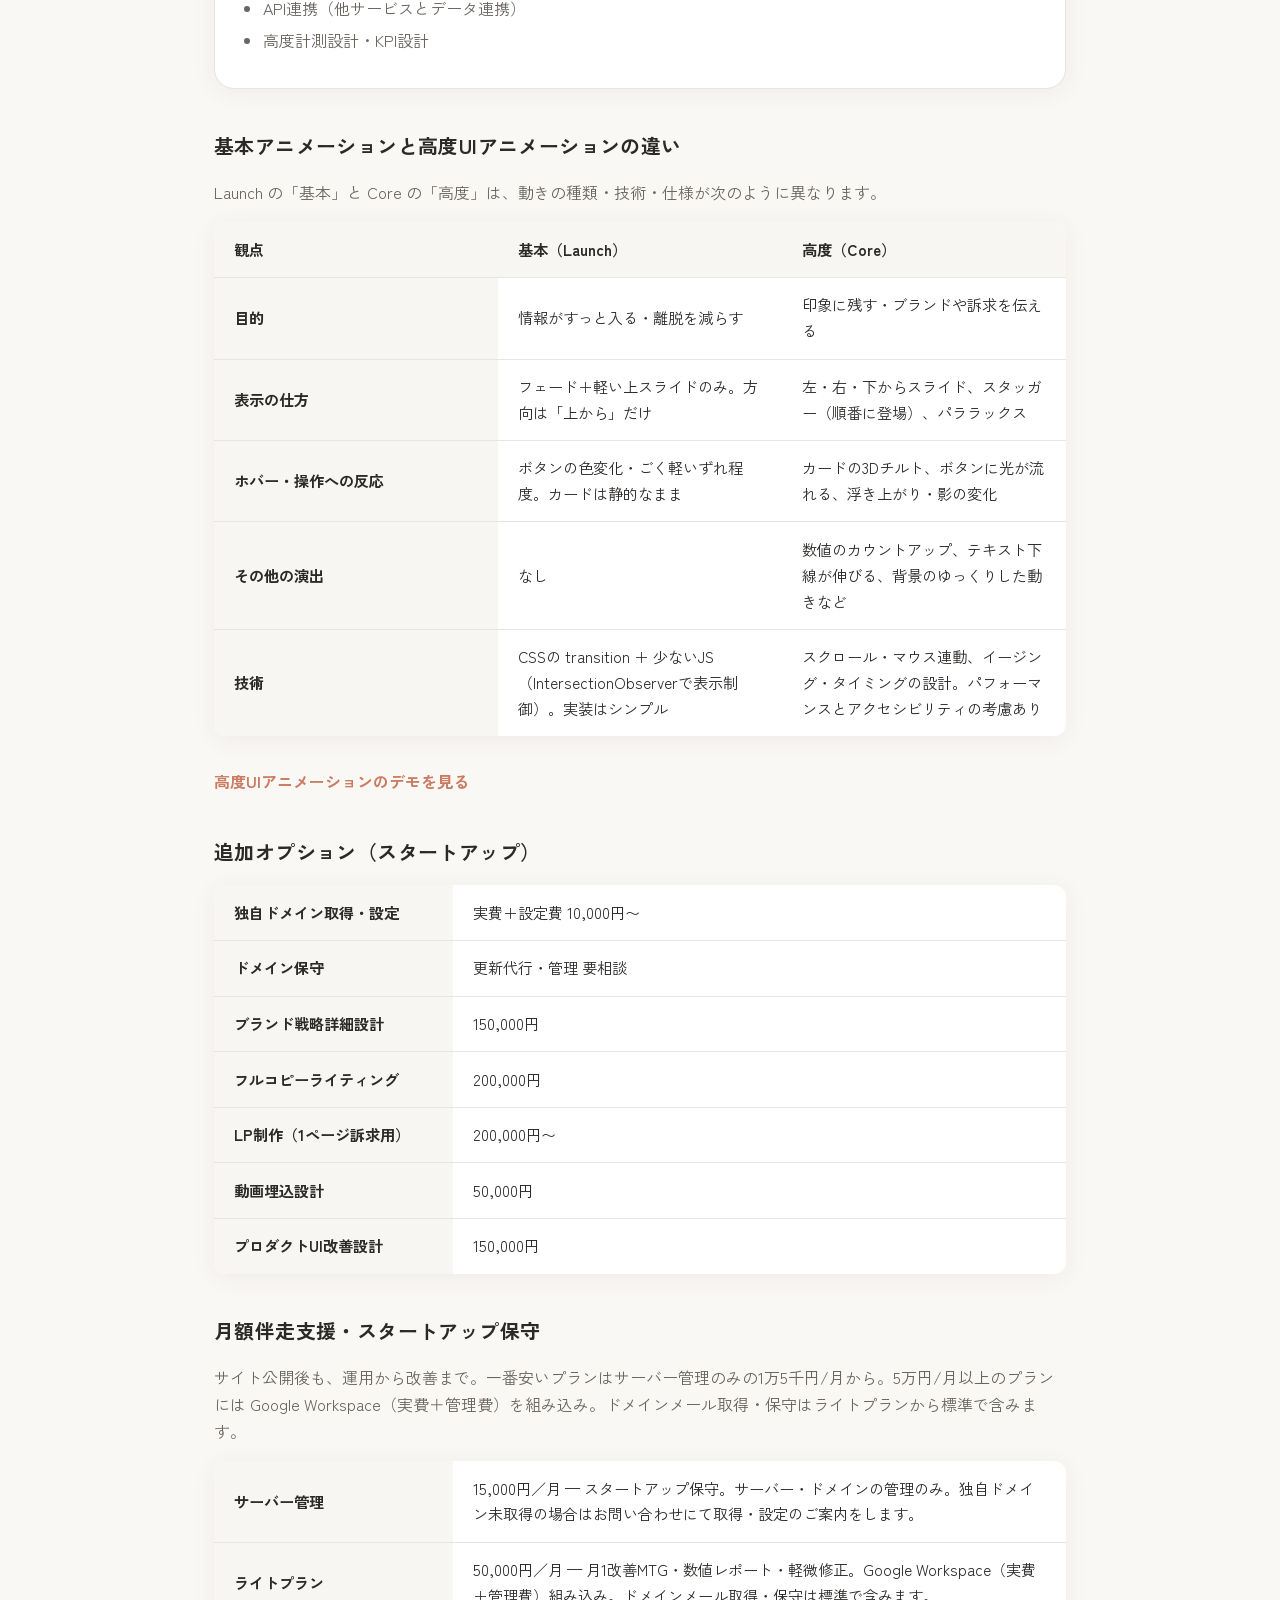
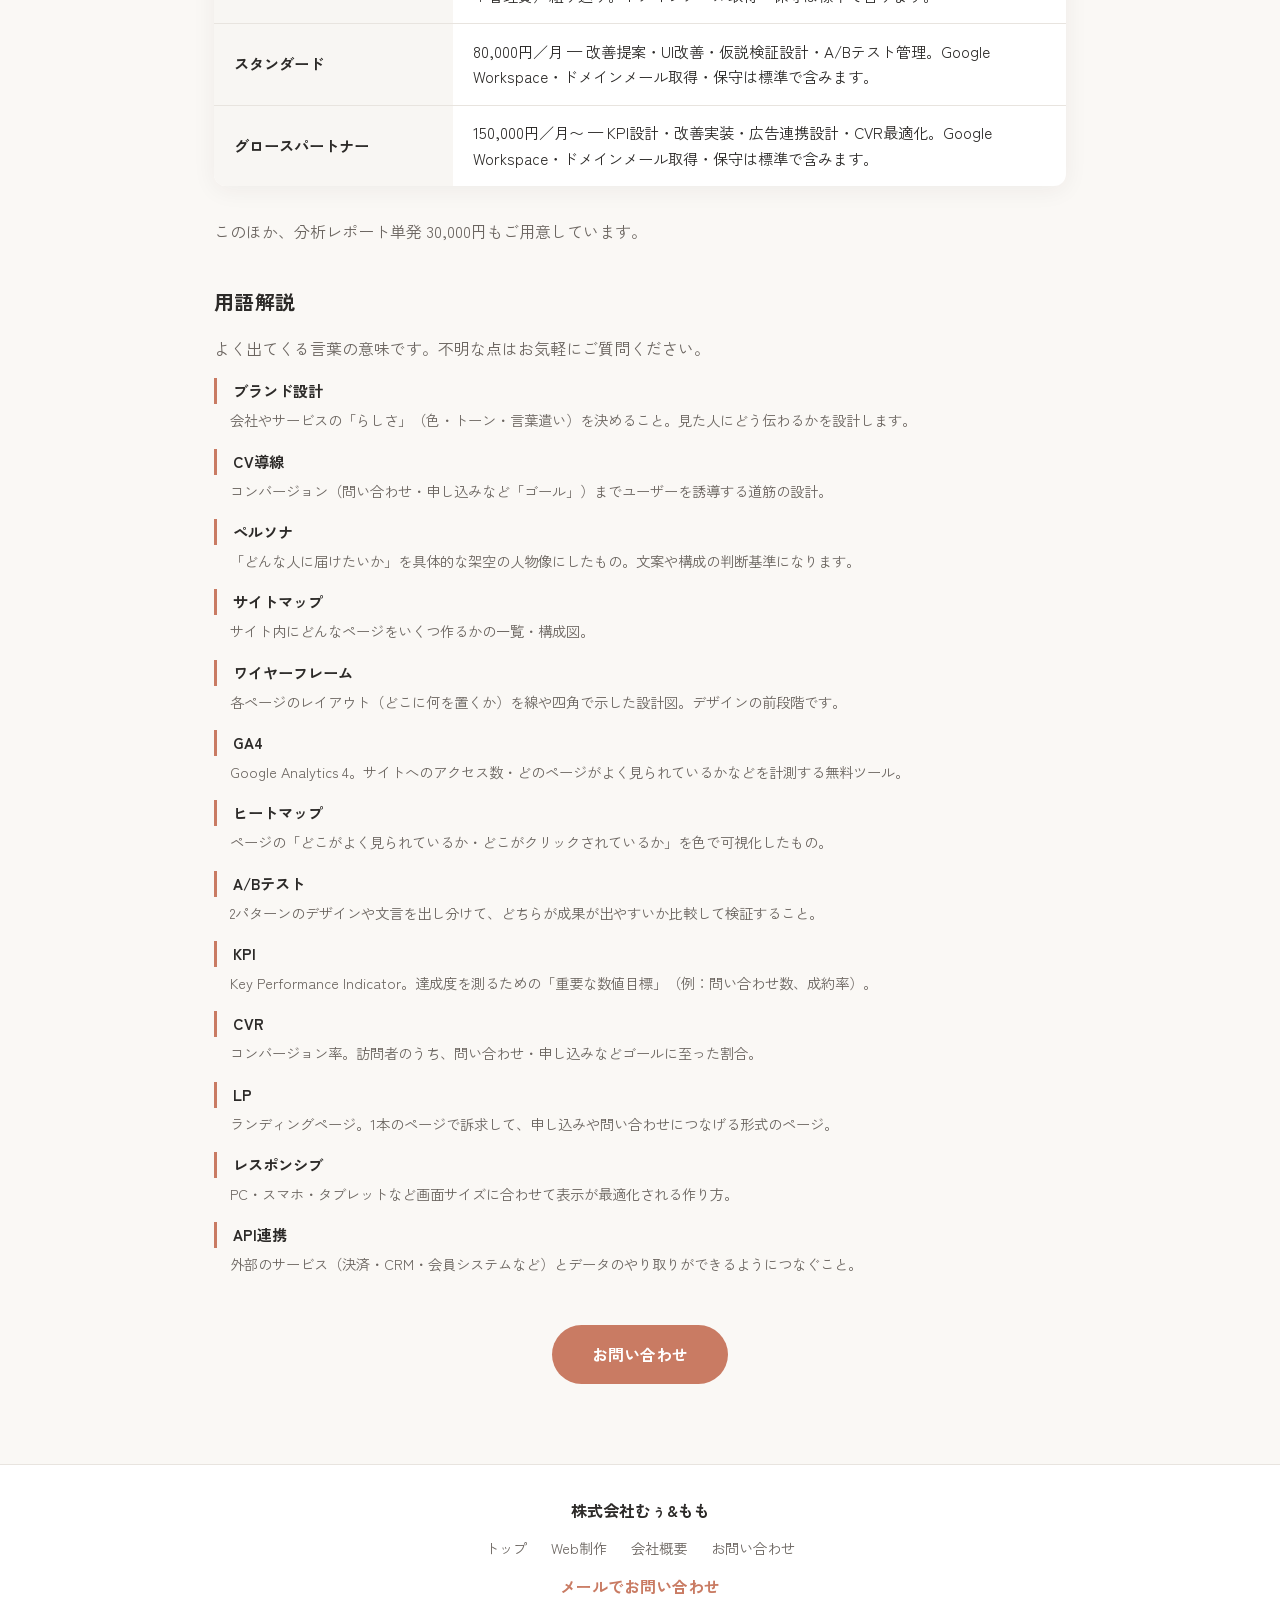
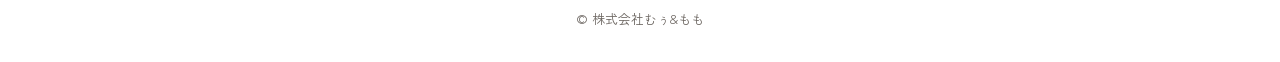
<file: launch-demo/service.html>
<!DOCTYPE html>
<html lang="ja">
<head>
  <meta charset="UTF-8">
  <meta name="viewport" content="width=device-width, initial-scale=1.0">
  <title>Web制作・サービス｜むぅ＆もも</title>
  <meta name="description" content="スタートアップ向けWeb制作。Launch / Core / Scale の3パッケージ、追加オプション、月額伴走支援。">
  <link rel="preconnect" href="https://fonts.googleapis.com">
  <link rel="preconnect" href="https://fonts.gstatic.com" crossorigin>
  <link href="https://fonts.googleapis.com/css2?family=Noto+Sans+JP:wght@400;500;600;700&family=Zen+Kaku+Gothic+New:wght@400;500;700&display=swap" rel="stylesheet">
  <link rel="stylesheet" href="styles.css">
</head>
<body class="page-body">
  <header class="header">
    <div class="header-inner">
      <a href="index.html" class="logo">むぅ＆もも</a>
      <nav class="nav">
        <a href="index.html">トップ</a>
        <a href="company.html">会社概要</a>
        <a href="service.html">サービス</a>
        <a href="faq.html">よくある質問</a>
        <a href="price.html">料金</a>
        <a href="contact.html" class="btn-nav">お問い合わせ</a>
      </nav>
      <button type="button" class="menu-btn" aria-label="メニュー">
        <span></span><span></span><span></span>
      </button>
    </div>
    <div class="drawer">
      <a href="index.html">トップ</a>
      <a href="company.html">会社概要</a>
      <a href="service.html">サービス</a>
      <a href="faq.html">よくある質問</a>
      <a href="price.html">料金</a>
      <a href="contact.html">お問い合わせ</a>
    </div>
  </header>

  <main>
    <section class="page-hero">
      <h1 class="page-title">Web制作</h1>
      <p class="page-lead">Service</p>
    </section>

    <div class="page-content page-content--wide">
      <h2 class="section-title">サービス概要</h2>
      <p>
        当社は、創業〜シリーズA前のスタートアップを対象に、Webサイト制作および運用支援を提供しています。
      </p>
      <p>
        制作費：120万円〜220万円（税別）／ブランド設計・コピー設計・CV導線設計・計測設計・UI設計・改善提案／月額伴走：5万円〜（公開後の改善を継続サポート）。AIを活用した効率的な制作体制により、高品質かつ設計重視型の制作を実現しています。補助金活用可能な提案も行います。
      </p>

      <h2 class="section-title" id="packages">パッケージ</h2>
      <p>予算と「やりたいこと」に合わせて選べる3段階。まずは Launch から始める方が多いです。</p>

      <div class="package-detail" id="launch">
        <h3 class="package-detail-title">むぅ＆もも Launch Package</h3>
        <p class="package-detail-price">制作費 1,200,000円（税別）</p>
        <p class="package-detail-catch">「ちゃんとした公式サイトが欲しい」に応えるスタートプラン</p>
        <ul>
          <li>ブランド設計セッション（会社の色・トーンを決める）</li>
          <li>競合詳細分析・ポジショニング設計・ペルソナ設計</li>
          <li>サイトマップ・ワイヤーフレーム（構成とレイアウトの設計）</li>
          <li>トップ＋5ページ設計・CV導線設計・コピー設計・UI設計</li>
          <li>レスポンシブ実装・基本アニメーション（スマホ対応・動き）</li>
          <li>GA4設置・イベント計測設計・公開</li>
        </ul>
      </div>

      <div class="package-detail" id="core">
        <h3 class="package-detail-title">むぅ＆もも Core Package</h3>
        <p class="package-detail-price">制作費 1,600,000円（税別）</p>
        <p class="package-detail-catch">Launch内容に加えて：</p>
        <ul>
          <li>高度UIアニメーション　→ <a href="animation-demo.html" target="_blank" rel="noopener" class="inline-demo-link">デモを見る（こんな感じになります）</a></li>
          <li>ヒートマップ設置（どこがよく見られているか可視化）</li>
          <li>コンバージョン最適化設計・A/Bテスト設計</li>
          <li>初月改善レポート・ユーザーフロー改善提案</li>
        </ul>
      </div>

      <div class="package-detail" id="scale">
        <h3 class="package-detail-title">むぅ＆もも Scale Package</h3>
        <p class="package-detail-price">制作費 2,200,000円〜（税別）</p>
        <p class="package-detail-catch">Core内容に加えて：</p>
        <ul>
          <li>会員機能・ダッシュボード・管理画面</li>
          <li>API連携（他サービスとデータ連携）</li>
          <li>高度計測設計・KPI設計</li>
        </ul>
      </div>

      <h2 class="section-title">基本アニメーションと高度UIアニメーションの違い</h2>
      <p>Launch の「基本」と Core の「高度」は、動きの種類・技術・仕様が次のように異なります。</p>
      <table class="data-table comparison-table">
        <tr><th>観点</th><th>基本（Launch）</th><th>高度（Core）</th></tr>
        <tr><th>目的</th><td>情報がすっと入る・離脱を減らす</td><td>印象に残す・ブランドや訴求を伝える</td></tr>
        <tr><th>表示の仕方</th><td>フェード＋軽い上スライドのみ。方向は「上から」だけ</td><td>左・右・下からスライド、スタッガー（順番に登場）、パララックス</td></tr>
        <tr><th>ホバー・操作への反応</th><td>ボタンの色変化・ごく軽いずれ程度。カードは静的なまま</td><td>カードの3Dチルト、ボタンに光が流れる、浮き上がり・影の変化</td></tr>
        <tr><th>その他の演出</th><td>なし</td><td>数値のカウントアップ、テキスト下線が伸びる、背景のゆっくりした動きなど</td></tr>
        <tr><th>技術</th><td>CSSの transition ＋ 少ないJS（IntersectionObserverで表示制御）。実装はシンプル</td><td>スクロール・マウス連動、イージング・タイミングの設計。パフォーマンスとアクセシビリティの考慮あり</td></tr>
      </table>
      <p><a href="animation-demo.html" target="_blank" rel="noopener" class="inline-demo-link">高度UIアニメーションのデモを見る</a></p>

      <h2 class="section-title">追加オプション（スタートアップ）</h2>
      <table class="data-table">
        <tr><th>独自ドメイン取得・設定</th><td>実費＋設定費 10,000円〜</td></tr>
        <tr><th>ドメイン保守</th><td>更新代行・管理 要相談</td></tr>
        <tr><th>ブランド戦略詳細設計</th><td>150,000円</td></tr>
        <tr><th>フルコピーライティング</th><td>200,000円</td></tr>
        <tr><th>LP制作（1ページ訴求用）</th><td>200,000円〜</td></tr>
        <tr><th>動画埋込設計</th><td>50,000円</td></tr>
        <tr><th>プロダクトUI改善設計</th><td>150,000円</td></tr>
      </table>

      <h2 class="section-title">月額伴走支援・スタートアップ保守</h2>
      <p>サイト公開後も、運用から改善まで。一番安いプランはサーバー管理のみの1万5千円/月から。5万円/月以上のプランには Google Workspace（実費＋管理費）を組み込み。ドメインメール取得・保守はライトプランから標準で含みます。</p>
      <table class="data-table">
        <tr><th>サーバー管理</th><td>15,000円／月 — スタートアップ保守。サーバー・ドメインの管理のみ。独自ドメイン未取得の場合はお問い合わせにて取得・設定のご案内をします。</td></tr>
        <tr><th>ライトプラン</th><td>50,000円／月 — 月1改善MTG・数値レポート・軽微修正。Google Workspace（実費＋管理費）組み込み。ドメインメール取得・保守は標準で含みます。</td></tr>
        <tr><th>スタンダード</th><td>80,000円／月 — 改善提案・UI改善・仮説検証設計・A/Bテスト管理。Google Workspace・ドメインメール取得・保守は標準で含みます。</td></tr>
        <tr><th>グロースパートナー</th><td>150,000円／月〜 — KPI設計・改善実装・広告連携設計・CVR最適化。Google Workspace・ドメインメール取得・保守は標準で含みます。</td></tr>
      </table>
      <p>このほか、分析レポート単発 30,000円もご用意しています。</p>

      <h2 class="section-title">用語解説</h2>
      <p>よく出てくる言葉の意味です。不明な点はお気軽にご質問ください。</p>
      <dl class="glossary-list">
        <dt>ブランド設計</dt>
        <dd>会社やサービスの「らしさ」（色・トーン・言葉遣い）を決めること。見た人にどう伝わるかを設計します。</dd>
        <dt>CV導線</dt>
        <dd>コンバージョン（問い合わせ・申し込みなど「ゴール」）までユーザーを誘導する道筋の設計。</dd>
        <dt>ペルソナ</dt>
        <dd>「どんな人に届けたいか」を具体的な架空の人物像にしたもの。文案や構成の判断基準になります。</dd>
        <dt>サイトマップ</dt>
        <dd>サイト内にどんなページをいくつ作るかの一覧・構成図。</dd>
        <dt>ワイヤーフレーム</dt>
        <dd>各ページのレイアウト（どこに何を置くか）を線や四角で示した設計図。デザインの前段階です。</dd>
        <dt>GA4</dt>
        <dd>Google Analytics 4。サイトへのアクセス数・どのページがよく見られているかなどを計測する無料ツール。</dd>
        <dt>ヒートマップ</dt>
        <dd>ページの「どこがよく見られているか・どこがクリックされているか」を色で可視化したもの。</dd>
        <dt>A/Bテスト</dt>
        <dd>2パターンのデザインや文言を出し分けて、どちらが成果が出やすいか比較して検証すること。</dd>
        <dt>KPI</dt>
        <dd>Key Performance Indicator。達成度を測るための「重要な数値目標」（例：問い合わせ数、成約率）。</dd>
        <dt>CVR</dt>
        <dd>コンバージョン率。訪問者のうち、問い合わせ・申し込みなどゴールに至った割合。</dd>
        <dt>LP</dt>
        <dd>ランディングページ。1本のページで訴求して、申し込みや問い合わせにつなげる形式のページ。</dd>
        <dt>レスポンシブ</dt>
        <dd>PC・スマホ・タブレットなど画面サイズに合わせて表示が最適化される作り方。</dd>
        <dt>API連携</dt>
        <dd>外部のサービス（決済・CRM・会員システムなど）とデータのやり取りができるようにつなぐこと。</dd>
      </dl>

      <div class="flow-cta">
        <a href="contact.html">お問い合わせ</a>
      </div>
    </div>
  </main>

  <footer class="footer">
    <div class="container">
      <p class="footer-company">株式会社むぅ&amp;もも</p>
      <nav class="footer-nav">
        <a href="index.html">トップ</a>
        <a href="service.html">Web制作</a>
        <a href="company.html">会社概要</a>
        <a href="contact.html">お問い合わせ</a>
      </nav>
      <p class="footer-cta"><a href="mailto:info@mu-and-momo.com">メールでお問い合わせ</a></p>
      <p class="footer-copy">&copy; 株式会社むぅ&amp;もも</p>
    </div>
  </footer>

  <script src="script.js"></script>
</body>
</html>
</file>
<file: launch-demo/styles.css>
/* ========================================
   むぅ＆もも Launch Package - Demo Site
   ======================================== */

:root {
  --color-bg: #faf8f5;
  --color-surface: #fff;
  --color-text: #2c2a28;
  --color-text-muted: #6b6560;
  --color-accent: #c97b63;
  --color-accent-light: #e8b4a8;
  --color-accent-dark: #a85d47;
  --color-border: #e8e4df;
  --font-sans: "Zen Kaku Gothic New", "Noto Sans JP", sans-serif;
  --font-display: "Zen Kaku Gothic New", "Noto Sans JP", sans-serif;
  --radius: 12px;
  --radius-lg: 20px;
  --shadow: 0 4px 24px rgba(44, 42, 40, 0.06);
  --shadow-hover: 0 8px 32px rgba(44, 42, 40, 0.1);
  --transition: 0.35s cubic-bezier(0.4, 0, 0.2, 1);
}

*,
*::before,
*::after {
  box-sizing: border-box;
}

html {
  scroll-behavior: smooth;
}

body {
  margin: 0;
  font-family: var(--font-sans);
  font-size: 16px;
  line-height: 1.7;
  color: var(--color-text);
  background: var(--color-bg);
  overflow-x: hidden;
}

a {
  color: inherit;
  text-decoration: none;
}

img {
  max-width: 100%;
  height: auto;
}

/* Header */
.header {
  position: fixed;
  top: 0;
  left: 0;
  right: 0;
  z-index: 100;
  padding: 1rem 1.5rem;
  background: rgba(250, 248, 245, 0.97);
  border-bottom: 1px solid transparent;
  transition: border-color 0.25s ease, box-shadow 0.25s ease;
}

.header.scrolled {
  border-color: var(--color-border);
  box-shadow: var(--shadow);
}

.header-inner {
  max-width: 1100px;
  margin: 0 auto;
  display: flex;
  align-items: center;
  justify-content: space-between;
}

.logo {
  font-weight: 700;
  font-size: 1.25rem;
  letter-spacing: 0.02em;
}

.nav {
  display: flex;
  align-items: center;
  gap: 2rem;
}

.nav a {
  font-size: 0.9rem;
  font-weight: 500;
  color: var(--color-text-muted);
  transition: color var(--transition);
}

.nav a:hover {
  color: var(--color-accent);
}

.btn-nav {
  padding: 0.5rem 1rem;
  background: var(--color-accent);
  color: #fff !important;
  border-radius: 999px;
}

.btn-nav:hover {
  background: var(--color-accent-dark);
}

.menu-btn {
  display: none;
  flex-direction: column;
  justify-content: center;
  gap: 6px;
  width: 40px;
  height: 40px;
  padding: 0;
  border: none;
  background: transparent;
  cursor: pointer;
}

.menu-btn span {
  display: block;
  width: 22px;
  height: 2px;
  background: var(--color-text);
  border-radius: 1px;
  transition: var(--transition);
}

.menu-btn.open span:nth-child(1) {
  transform: translateY(8px) rotate(45deg);
}

.menu-btn.open span:nth-child(2) {
  opacity: 0;
}

.menu-btn.open span:nth-child(3) {
  transform: translateY(-8px) rotate(-45deg);
}

.drawer {
  display: none;
  position: fixed;
  top: 60px;
  left: 0;
  right: 0;
  bottom: 0;
  background: var(--color-bg);
  padding: 2rem;
  flex-direction: column;
  gap: 1rem;
  z-index: 99;
}

.drawer.open {
  display: flex;
}

.drawer a {
  font-size: 1.1rem;
  font-weight: 500;
  padding: 0.75rem 0;
  border-bottom: 1px solid var(--color-border);
}

/* Hero */
.hero {
  position: relative;
  min-height: 100vh;
  display: flex;
  align-items: center;
  justify-content: center;
  padding: 6rem 1.5rem 4rem;
  overflow: hidden;
}

.hero-bg {
  position: absolute;
  inset: 0;
  pointer-events: none;
}

.hero-shape {
  position: absolute;
  border-radius: 50%;
  opacity: 0.45;
  will-change: transform;
  transform: translateZ(0);
}

.hero-shape-1 {
  width: 60vmin;
  height: 60vmin;
  background: var(--color-accent-light);
  top: -20%;
  right: -10%;
}

.hero-shape-2 {
  width: 40vmin;
  height: 40vmin;
  background: #f5e6dc;
  bottom: 10%;
  left: -5%;
}

.hero-shape-3 {
  width: 30vmin;
  height: 30vmin;
  background: #e8d5ce;
  top: 50%;
  left: 30%;
}

.hero-inner {
  position: relative;
  text-align: center;
  max-width: 640px;
}


.hero-price {
  margin-bottom: 2rem;
  opacity: 0;
  animation: fadeUp 0.8s ease 0.3s forwards;
}

.hero-price-label {
  display: block;
  font-size: 0.8rem;
  color: var(--color-text-muted);
  margin-bottom: 0.25rem;
}

.hero-price-value {
  font-size: clamp(2rem, 5vw, 2.75rem);
  font-weight: 700;
  letter-spacing: 0.02em;
}

.hero-price-unit {
  font-size: 1rem;
  font-weight: 500;
  color: var(--color-text-muted);
  margin-left: 0.25rem;
}

.hero-cta {
  display: inline-block;
  padding: 0.9rem 2rem;
  background: var(--color-accent);
  color: #fff;
  font-weight: 600;
  font-size: 0.95rem;
  border-radius: 999px;
  transition: background var(--transition), transform var(--transition);
}

.hero-cta:hover {
  background: var(--color-accent-dark);
  transform: translateY(-2px);
}

.hero-pages-note {
  margin: 1.5rem 0 0;
  font-size: 0.85rem;
  color: var(--color-text-muted);
  opacity: 0;
  animation: fadeUp 0.8s ease 0.5s forwards;
}

.hero-pages-note a {
  color: var(--color-accent);
  font-weight: 500;
}

.hero-pages-note a:hover {
  text-decoration: underline;
}

.hero-badge {
  display: inline-block;
  font-size: 0.8rem;
  font-weight: 600;
  letter-spacing: 0.2em;
  color: var(--color-accent);
  margin-bottom: 0.75rem;
  opacity: 0;
  animation: heroFadeUp 0.5s ease-out 0s forwards;
}

.hero-title {
  margin: 0 0 0.5rem;
  opacity: 0;
  animation: heroFadeUp 0.5s ease-out 0.07s forwards;
}

.hero-title-main {
  display: block;
  font-family: var(--font-display);
  font-size: clamp(2.5rem, 8vw, 4.5rem);
  font-weight: 700;
  letter-spacing: 0.02em;
  line-height: 1.15;
}

.hero-title-sub {
  display: block;
  font-size: clamp(1.25rem, 4vw, 1.75rem);
  font-weight: 500;
  color: var(--color-text-muted);
  margin-top: 0.25rem;
}

.hero-catch {
  font-size: clamp(1rem, 2.5vw, 1.15rem);
  color: var(--color-text-muted);
  margin: 1.25rem 0 1.75rem;
  opacity: 0;
  animation: heroFadeUp 0.5s ease-out 0.14s forwards;
}

.hero-note {
  font-size: 0.9rem;
  color: var(--color-text-muted);
  margin: 1rem 0 1.5rem;
  opacity: 0;
  animation: heroFadeUp 0.5s ease-out 0.21s forwards;
}

.hero-basic-note {
  margin: 1.5rem 0 0;
  font-size: 0.8rem;
  color: var(--color-text-muted);
  opacity: 0;
  animation: heroFadeUp 0.5s ease-out 0.35s forwards;
}

.hero-basic-note strong {
  color: var(--color-accent-dark);
  font-weight: 600;
}

.hero-cta {
  opacity: 0;
  animation: heroFadeUp 0.5s ease-out 0.28s forwards;
}

@keyframes heroFadeUp {
  from { opacity: 0; transform: translateY(12px); }
  to { opacity: 1; transform: translateY(0); }
}

.hero-scroll {
  position: absolute;
  bottom: 2rem;
  left: 50%;
  transform: translateX(-50%);
  display: flex;
  flex-direction: column;
  align-items: center;
  gap: 0.5rem;
  font-size: 0.7rem;
  letter-spacing: 0.2em;
  color: var(--color-text-muted);
}

.hero-scroll-line {
  width: 1px;
  height: 40px;
  background: linear-gradient(to bottom, var(--color-accent), transparent);
  border-radius: 1px;
  transform: translateZ(0);
}

@keyframes fadeUp {
  from {
    opacity: 0;
    transform: translateY(20px);
  }
  to {
    opacity: 1;
    transform: translateY(0);
  }
}

/* Sections */
.section {
  padding: 5rem 1.5rem;
}

.container {
  max-width: 800px;
  margin: 0 auto;
}

.section-title {
  font-size: clamp(1.5rem, 4vw, 2rem);
  font-weight: 700;
  text-align: center;
  margin: 0 0 2rem;
  letter-spacing: 0.02em;
}

[data-inview] {
  opacity: 0;
  transform: translateY(20px) translateZ(0);
  transition: opacity 0.5s ease-out, transform 0.5s ease-out;
}

[data-inview].is-inview {
  opacity: 1;
  transform: translateY(0) translateZ(0);
}

/* Target (こんな方に) */
.target-list {
  list-style: none;
  padding: 0;
  margin: 0;
  display: grid;
  gap: 1rem;
}

.target-item {
  padding: 1.5rem;
  background: var(--color-surface);
  border-radius: var(--radius);
  border: 1px solid var(--color-border);
  box-shadow: var(--shadow);
}

.target-item h3 {
  margin: 0 0 0.5rem;
  font-size: 1.1rem;
  color: var(--color-accent-dark);
}

.target-item p {
  margin: 0;
  font-size: 0.95rem;
  color: var(--color-text-muted);
}

/* Packages (トップ用カード) */
.packages-lead {
  text-align: center;
  color: var(--color-text-muted);
  margin: 0 0 0.5rem;
}

.packages-note {
  text-align: center;
  font-size: 0.85rem;
  color: var(--color-text-muted);
  margin: 0 0 2rem;
  opacity: 0.9;
}

.package-cards {
  list-style: none;
  padding: 0;
  margin: 0;
  display: grid;
  gap: 1.25rem;
}

.package-card {
  padding: 1.5rem 1.75rem;
  background: var(--color-surface);
  border-radius: var(--radius-lg);
  border: 1px solid var(--color-border);
  box-shadow: var(--shadow);
}

.package-card h3 {
  margin: 0 0 0.5rem;
  font-size: 1.15rem;
}

.package-price {
  font-weight: 600;
  color: var(--color-accent);
  margin: 0 0 0.75rem;
  font-size: 0.95rem;
}

.package-desc {
  margin: 0 0 1rem;
  font-size: 0.9rem;
  color: var(--color-text-muted);
  line-height: 1.65;
}

.package-links {
  margin: 0;
  display: flex;
  flex-wrap: wrap;
  gap: 0.75rem 1.25rem;
}

.package-link {
  font-size: 0.9rem;
  font-weight: 600;
  color: var(--color-accent);
}

.package-link:hover {
  text-decoration: underline;
}

.package-link--demo {
  color: var(--color-accent-dark);
}

.inline-demo-link {
  font-weight: 600;
  color: var(--color-accent);
}

.inline-demo-link:hover {
  text-decoration: underline;
}

.packages-cta {
  text-align: center;
  margin: 2rem 0 0;
  font-size: 0.95rem;
}

.packages-cta a {
  color: var(--color-accent);
  font-weight: 500;
}

.packages-cta a:hover {
  text-decoration: underline;
}

/* About */
.about-lead {
  text-align: center;
  font-size: 1.05rem;
  color: var(--color-text-muted);
  margin: 0;
  line-height: 1.9;
}

/* Contents */
.contents-list {
  list-style: none;
  padding: 0;
  margin: 0;
  display: flex;
  flex-direction: column;
  gap: 1rem;
}

.contents-item {
  display: flex;
  align-items: flex-start;
  gap: 1.5rem;
  padding: 1.5rem 1.75rem;
  background: var(--color-surface);
  border-radius: var(--radius-lg);
  box-shadow: var(--shadow);
  border: 1px solid var(--color-border);
  transition: box-shadow var(--transition), transform var(--transition);
}

.contents-item:hover {
  box-shadow: var(--shadow-hover);
  transform: translateY(-2px) translateZ(0);
}

.contents-num {
  flex-shrink: 0;
  font-size: 1.5rem;
  font-weight: 700;
  color: var(--color-accent-light);
  line-height: 1;
}

.contents-body h3 {
  margin: 0 0 0.35rem;
  font-size: 1.1rem;
  font-weight: 700;
}

.contents-body p {
  margin: 0;
  font-size: 0.95rem;
  color: var(--color-text-muted);
}

/* Price */
.price-card {
  max-width: 420px;
  margin: 0 auto;
  padding: 2.5rem;
  background: var(--color-surface);
  border-radius: var(--radius-lg);
  box-shadow: var(--shadow);
  border: 2px solid var(--color-accent-light);
  text-align: center;
}

.price-card-label {
  font-size: 0.9rem;
  color: var(--color-text-muted);
  margin: 0 0 0.5rem;
}

.price-card-value {
  margin: 0 0 1rem;
}

.price-card-yen {
  font-size: clamp(2rem, 5vw, 2.5rem);
  font-weight: 700;
  letter-spacing: 0.02em;
}

.price-card-unit {
  font-size: 1rem;
  font-weight: 500;
  color: var(--color-text-muted);
  margin-left: 0.25rem;
}

.price-card-note {
  font-size: 0.8rem;
  color: var(--color-text-muted);
  margin: 0;
}

/* Contact */
.contact-lead {
  text-align: center;
  color: var(--color-text-muted);
  margin: 0 0 2rem;
}

.contact-cta-wrap {
  text-align: center;
}

.contact-cta {
  display: inline-block;
  padding: 1rem 2.5rem;
  background: var(--color-accent);
  color: #fff;
  font-weight: 600;
  font-size: 1rem;
  border-radius: 999px;
  transition: background var(--transition), transform var(--transition);
}

.contact-cta:hover {
  background: var(--color-accent-dark);
  transform: translateY(-2px);
}

/* Sub pages: page hero + content */
.page-body {
  padding-top: 70px;
}

.page-hero {
  padding: 4rem 1.5rem 3rem;
  text-align: center;
  background: var(--color-surface);
  border-bottom: 1px solid var(--color-border);
}

.page-hero .page-title {
  margin: 0;
  font-size: clamp(1.75rem, 4vw, 2.25rem);
  font-weight: 700;
  letter-spacing: 0.02em;
}

.page-hero .page-lead {
  margin: 0.75rem 0 0;
  font-size: 1rem;
  color: var(--color-text-muted);
}

.page-content {
  padding: 3rem 1.5rem 5rem;
  max-width: 800px;
  margin: 0 auto;
}

.page-content .section-title {
  text-align: left;
  margin: 2.5rem 0 1rem;
  font-size: 1.25rem;
}

.page-content .section-title:first-child {
  margin-top: 0;
}

.page-content p {
  margin: 0 0 1rem;
  color: var(--color-text-muted);
}

.page-content ul {
  margin: 0 0 1rem;
  padding-left: 1.25rem;
  color: var(--color-text-muted);
}

.data-table {
  width: 100%;
  border-collapse: collapse;
  margin: 1rem 0 2rem;
  font-size: 0.95rem;
  background: var(--color-surface);
  border-radius: var(--radius);
  overflow: hidden;
  box-shadow: var(--shadow);
}

.data-table th,
.data-table td {
  padding: 0.9rem 1.25rem;
  text-align: left;
  border-bottom: 1px solid var(--color-border);
}

.data-table th {
  font-weight: 600;
  background: #f8f6f3;
  width: 28%;
}

.data-table tr:last-child th,
.data-table tr:last-child td {
  border-bottom: none;
}

.data-table .business-list {
  margin: 0;
  padding-left: 1.25rem;
  font-size: 0.9rem;
  color: var(--color-text-muted);
  line-height: 1.65;
}

.data-table .business-list li {
  margin-bottom: 0.4rem;
}

.card-list {
  list-style: none;
  padding: 0;
  margin: 0;
  display: grid;
  gap: 1.25rem;
}

.card-list li {
  padding: 1.5rem;
  background: var(--color-surface);
  border-radius: var(--radius);
  border: 1px solid var(--color-border);
  box-shadow: var(--shadow);
}

.card-list h3 {
  margin: 0 0 0.5rem;
  font-size: 1.1rem;
}

.card-list p {
  margin: 0;
  font-size: 0.95rem;
}

.flow-cta {
  text-align: center;
  margin: 3rem 0 0;
}

.flow-cta a {
  display: inline-block;
  padding: 1rem 2.5rem;
  background: var(--color-accent);
  color: #fff;
  font-weight: 600;
  border-radius: 999px;
  transition: background var(--transition), transform var(--transition);
}

.flow-cta a:hover {
  background: var(--color-accent-dark);
  transform: translateY(-2px);
}

.faq-list {
  margin: 0 0 2rem;
}

.faq-list dt {
  margin: 1.25rem 0 0.4rem;
  padding: 0 0 0 1rem;
  border-left: 3px solid var(--color-accent);
  font-weight: 600;
  font-size: 0.95rem;
}

.faq-list dt:first-child {
  margin-top: 0;
}

.faq-list dd {
  margin: 0 0 0 1rem;
  padding: 0;
  font-size: 0.95rem;
  color: var(--color-text-muted);
  line-height: 1.75;
}

.package-detail {
  margin: 2rem 0;
  padding: 1.75rem;
  background: var(--color-surface);
  border-radius: var(--radius-lg);
  border: 1px solid var(--color-border);
  box-shadow: var(--shadow);
}

.package-detail-title {
  margin: 0 0 0.35rem;
  font-size: 1.2rem;
}

.package-detail-price {
  font-weight: 600;
  color: var(--color-accent);
  margin: 0 0 0.5rem;
}

.package-detail-catch {
  margin: 0 0 1rem;
  font-size: 0.95rem;
  color: var(--color-text-muted);
}

.package-detail ul {
  margin: 0;
  padding-left: 1.25rem;
}

.package-detail li {
  margin-bottom: 0.35rem;
}

.page-content--wide {
  max-width: 900px;
}

.glossary-list {
  margin: 0 0 2rem;
}

.glossary-list dt {
  margin: 1rem 0 0.25rem;
  padding: 0 0 0 1rem;
  border-left: 3px solid var(--color-accent);
  font-weight: 600;
  font-size: 0.95rem;
}

.glossary-list dt:first-child {
  margin-top: 0.5rem;
}

.glossary-list dd {
  margin: 0 0 0 1rem;
  padding: 0;
  font-size: 0.9rem;
  color: var(--color-text-muted);
  line-height: 1.7;
}

/* Footer */
.footer {
  padding: 2rem 1.5rem;
  background: var(--color-surface);
  border-top: 1px solid var(--color-border);
  text-align: center;
}

.footer-company {
  font-weight: 700;
  margin: 0 0 0.75rem;
}

.footer-nav {
  display: flex;
  flex-wrap: wrap;
  justify-content: center;
  gap: 1rem 1.5rem;
  margin: 0 0 0.75rem;
}

.footer-nav a {
  font-size: 0.9rem;
  color: var(--color-text-muted);
}

.footer-nav a:hover {
  color: var(--color-accent);
}

.footer-cta {
  margin: 0 0 0.5rem;
}

.footer-cta a {
  font-weight: 600;
  color: var(--color-accent);
}

.footer-cta a:hover {
  text-decoration: underline;
}

.footer-qr {
  margin-top: 1.5rem;
  padding-top: 1.5rem;
  border-top: 1px solid var(--color-line, #e5e7eb);
}
.footer-qr p {
  margin: 0 0 0.5rem;
  font-size: 0.75rem;
  color: var(--color-text-muted);
}
.footer-qr img {
  display: block;
  width: 100px;
  height: 100px;
}

.footer-copy {
  font-size: 0.8rem;
  color: var(--color-text-muted);
  margin: 0;
}

.footer-logo {
  font-weight: 700;
  margin: 0 0 0.5rem;
}

/* Responsive */
@media (max-width: 768px) {
  .nav {
    display: none;
  }

  .menu-btn {
    display: flex;
  }

  .hero {
    padding: 5rem 1rem 3rem;
  }

  .section {
    padding: 3.5rem 1rem;
  }

  .contents-item {
    flex-direction: column;
    gap: 0.75rem;
    padding: 1.25rem 1.5rem;
  }

  .contents-num {
    font-size: 1.25rem;
  }

  .page-hero {
    padding: 3rem 1rem 2rem;
  }

  .page-content {
    padding: 2rem 1rem 3rem;
  }

  .data-table th,
  .data-table td {
    padding: 0.75rem 1rem;
    font-size: 0.9rem;
  }

  .data-table th {
    width: 32%;
  }
}

@media (max-width: 480px) {
  .hero-price-value {
    font-size: 1.75rem;
  }

  .price-card {
    padding: 1.75rem 1.5rem;
  }
}
</file>
<file: launch-demo/animation-demo.css>
/* ========================================
   高度UIアニメーション デモ（Core Package）
   目で見てわかる「基本との違い」
   ======================================== */

.anim-demo {
  --anim-ease: cubic-bezier(0.22, 1, 0.36, 1);
  --anim-duration: 0.7s;
}

/* Hero：背景がゆっくり動く（基本にはない） */
.anim-hero {
  position: relative;
  padding: 6rem 1.5rem 4rem;
  min-height: 60vh;
  display: flex;
  align-items: center;
  justify-content: center;
  text-align: center;
  overflow: hidden;
}

.anim-hero-bg {
  position: absolute;
  inset: -20%;
  background: linear-gradient(135deg, var(--color-accent-light) 0%, transparent 40%, #f5e6dc 70%, var(--color-accent-light) 100%);
  background-size: 200% 200%;
  animation: heroBgShift 12s ease-in-out infinite;
  opacity: 0.4;
}

.anim-hero-inner {
  position: relative;
  max-width: 560px;
}

@keyframes heroBgShift {
  0%, 100% { background-position: 0% 50%; }
  50% { background-position: 100% 50%; }
}

.anim-hero-label {
  font-size: 0.8rem;
  font-weight: 600;
  letter-spacing: 0.2em;
  color: var(--color-accent);
  margin: 0 0 0.75rem;
}

.anim-hero-title {
  font-size: clamp(1.75rem, 5vw, 2.5rem);
  font-weight: 700;
  margin: 0 0 1rem;
  letter-spacing: 0.02em;
}

.anim-hero-lead {
  font-size: 0.95rem;
  color: var(--color-text-muted);
  margin: 0;
}

/* Section */
.anim-section {
  padding: 4rem 1.5rem;
  max-width: 800px;
  margin: 0 auto;
}

.anim-section--alt {
  background: var(--color-surface);
  margin: 0;
  padding-left: 1.5rem;
  padding-right: 1.5rem;
}

.anim-section-title {
  font-size: clamp(1.25rem, 3vw, 1.5rem);
  font-weight: 700;
  margin: 0 0 0.5rem;
  letter-spacing: 0.02em;
}

.anim-section-lead {
  font-size: 0.95rem;
  color: var(--color-text-muted);
  margin: 0 0 2rem;
}

.anim-section-lead strong {
  color: var(--color-accent-dark);
}

/* ① 左右・下からスライドイン（スタッガー長め） */
.anim-reveal-grid {
  display: flex;
  flex-direction: column;
  gap: 1rem;
}

.anim-reveal-item {
  padding: 1.25rem 1.5rem;
  background: var(--color-surface);
  border-radius: var(--radius);
  border: 1px solid var(--color-border);
  font-size: 1rem;
  transition: opacity var(--anim-duration) var(--anim-ease), transform var(--anim-duration) var(--anim-ease);
}

.anim-reveal-from-left {
  opacity: 0;
  transform: translateX(-80px);
}

.anim-reveal-from-left.is-visible {
  opacity: 1;
  transform: translateX(0);
}

.anim-reveal-from-bottom {
  opacity: 0;
  transform: translateY(50px);
}

.anim-reveal-from-bottom.is-visible {
  opacity: 1;
  transform: translateY(0);
  transition-delay: 0.4s;
}

.anim-reveal-from-right {
  opacity: 0;
  transform: translateX(80px);
}

.anim-reveal-from-right.is-visible {
  opacity: 1;
  transform: translateX(0);
  transition-delay: 0.8s;
}

.anim-reveal-item span {
  display: inline-block;
  font-weight: 700;
  color: var(--color-accent);
  margin-right: 0.5rem;
}

/* ② カード3Dチルト用 */
.anim-cards {
  display: grid;
  grid-template-columns: repeat(auto-fit, minmax(200px, 1fr));
  gap: 1.25rem;
  perspective: 800px;
}

.anim-card {
  padding: 1.5rem;
  background: var(--color-bg);
  border-radius: var(--radius-lg);
  border: 1px solid var(--color-border);
  box-shadow: 0 2px 12px rgba(44, 42, 40, 0.04);
  opacity: 0;
  transform: translateY(20px);
  transition: opacity var(--anim-duration) var(--anim-ease),
              transform 0.4s var(--anim-ease),
              box-shadow 0.4s var(--anim-ease);
}

.anim-card.is-visible {
  opacity: 1;
  transform: translateY(0);
}

.anim-card--tilt {
  transform-style: preserve-3d;
}

.anim-card--tilt:hover {
  box-shadow: 0 20px 48px rgba(44, 42, 40, 0.18);
}

.anim-card-icon {
  width: 2.5rem;
  height: 2.5rem;
  display: flex;
  align-items: center;
  justify-content: center;
  background: var(--color-accent-light);
  color: var(--color-accent-dark);
  font-weight: 700;
  font-size: 1.1rem;
  border-radius: 8px;
  margin-bottom: 1rem;
}

.anim-card h3 {
  margin: 0 0 0.35rem;
  font-size: 1.05rem;
}

.anim-card p {
  margin: 0;
  font-size: 0.9rem;
  color: var(--color-text-muted);
}

/* ③ テキスト＋下線が伸びる */
.anim-line {
  font-size: clamp(1.1rem, 2.5vw, 1.35rem);
  font-weight: 600;
  line-height: 1.6;
  margin: 0;
  opacity: 0;
  transform: translateY(16px);
  transition: opacity 0.7s var(--anim-ease), transform 0.7s var(--anim-ease);
}

.anim-line.is-visible {
  opacity: 1;
  transform: translateY(0);
}

.anim-line-underline {
  position: relative;
  display: inline-block;
  padding-bottom: 0.5rem;
}

.anim-line-underline::after {
  content: '';
  position: absolute;
  left: 0;
  bottom: 0;
  width: 0;
  height: 4px;
  background: linear-gradient(90deg, var(--color-accent), var(--color-accent-light));
  border-radius: 2px;
  transition: width 0.8s var(--anim-ease);
}

.anim-line-underline.is-visible::after {
  width: 100%;
}

/* ④ パララックス */
.anim-section--parallax {
  max-width: 100%;
}

.anim-parallax {
  position: relative;
  height: 220px;
  margin: 2rem 0;
  overflow: hidden;
  border-radius: var(--radius-lg);
  background: linear-gradient(180deg, #f0ebe6 0%, #e8e0d8 100%);
}

.anim-parallax-layer {
  position: absolute;
  left: 50%;
  top: 50%;
  transform: translate(-50%, -50%);
  padding: 1rem 2rem;
  border-radius: 12px;
  font-weight: 700;
  font-size: 1.1rem;
  color: var(--color-text);
  box-shadow: 0 4px 16px rgba(0,0,0,0.08);
  transition: transform 0.1s linear;
}

.anim-parallax-back {
  width: 120px;
  text-align: center;
  background: var(--color-accent-light);
  color: var(--color-accent-dark);
}

.anim-parallax-mid {
  width: 140px;
  text-align: center;
  background: var(--color-surface);
  border: 2px solid var(--color-accent);
}

.anim-parallax-front {
  width: 160px;
  text-align: center;
  background: var(--color-accent);
  color: #fff;
}

/* ⑤ カウントアップ（単位付き） */
.anim-counters {
  display: flex;
  flex-wrap: wrap;
  gap: 2.5rem;
  justify-content: center;
  margin-bottom: 0.5rem;
}

.anim-counter-block {
  display: flex;
  align-items: baseline;
  gap: 0.25rem;
}

.anim-counter {
  font-size: clamp(2.5rem, 6vw, 3.5rem);
  font-weight: 700;
  color: var(--color-accent);
  letter-spacing: 0.02em;
  min-width: 3rem;
  text-align: right;
  display: inline-block;
}

.anim-counter-unit {
  font-size: 1.25rem;
  font-weight: 600;
  color: var(--color-text-muted);
}

.anim-counters-label {
  font-size: 0.8rem;
  color: var(--color-text-muted);
  text-align: center;
  margin: 0;
}

/* ⑥ ボタン・光が流れる */
.anim-buttons {
  display: flex;
  flex-wrap: wrap;
  gap: 1rem;
  justify-content: center;
  opacity: 0;
  transform: translateY(16px);
  transition: opacity var(--anim-duration) var(--anim-ease), transform var(--anim-duration) var(--anim-ease);
}

.anim-buttons.is-visible {
  opacity: 1;
  transform: translateY(0);
}

.anim-btn {
  position: relative;
  display: inline-block;
  padding: 0.9rem 1.75rem;
  font-weight: 600;
  font-size: 0.95rem;
  border-radius: 999px;
  overflow: hidden;
  transition: transform 0.3s var(--anim-ease), box-shadow 0.3s var(--anim-ease);
}

.anim-btn:hover {
  transform: scale(1.05);
  box-shadow: 0 8px 28px rgba(201, 123, 99, 0.4);
}

.anim-btn--shine {
  background: var(--color-accent);
  color: #fff;
}

.anim-btn--shine::after {
  content: '';
  position: absolute;
  top: 0;
  left: -100%;
  width: 60%;
  height: 100%;
  background: linear-gradient(90deg, transparent, rgba(255,255,255,0.4), transparent);
  transition: left 0.6s ease;
}

.anim-btn--shine:hover::after {
  left: 100%;
}

.anim-btn--outline {
  background: transparent;
  color: var(--color-accent);
  border: 2px solid var(--color-accent);
}

.anim-btn--outline:hover {
  background: var(--color-accent);
  color: #fff;
  box-shadow: 0 8px 28px rgba(44, 42, 40, 0.15);
}

/* Stagger */
.anim-card:nth-child(1).is-visible { transition-delay: 0s; }
.anim-card:nth-child(2).is-visible { transition-delay: 0.12s; }
.anim-card:nth-child(3).is-visible { transition-delay: 0.24s; }

/* CTA */
.anim-cta {
  padding: 3rem 1.5rem;
  text-align: center;
  background: var(--color-surface);
  border-top: 1px solid var(--color-border);
}

.anim-cta p {
  font-size: 0.95rem;
  color: var(--color-text-muted);
  margin: 0 0 1.25rem;
}

.anim-cta .flow-cta {
  margin: 0;
}

@media (max-width: 768px) {
  .anim-hero {
    padding: 4rem 1rem 3rem;
    min-height: 50vh;
  }

  .anim-section,
  .anim-section--alt {
    padding: 3rem 1rem;
  }

  .anim-parallax {
    height: 180px;
  }

  .anim-parallax-layer {
    font-size: 0.95rem;
    padding: 0.75rem 1.25rem;
  }
}
</file>
